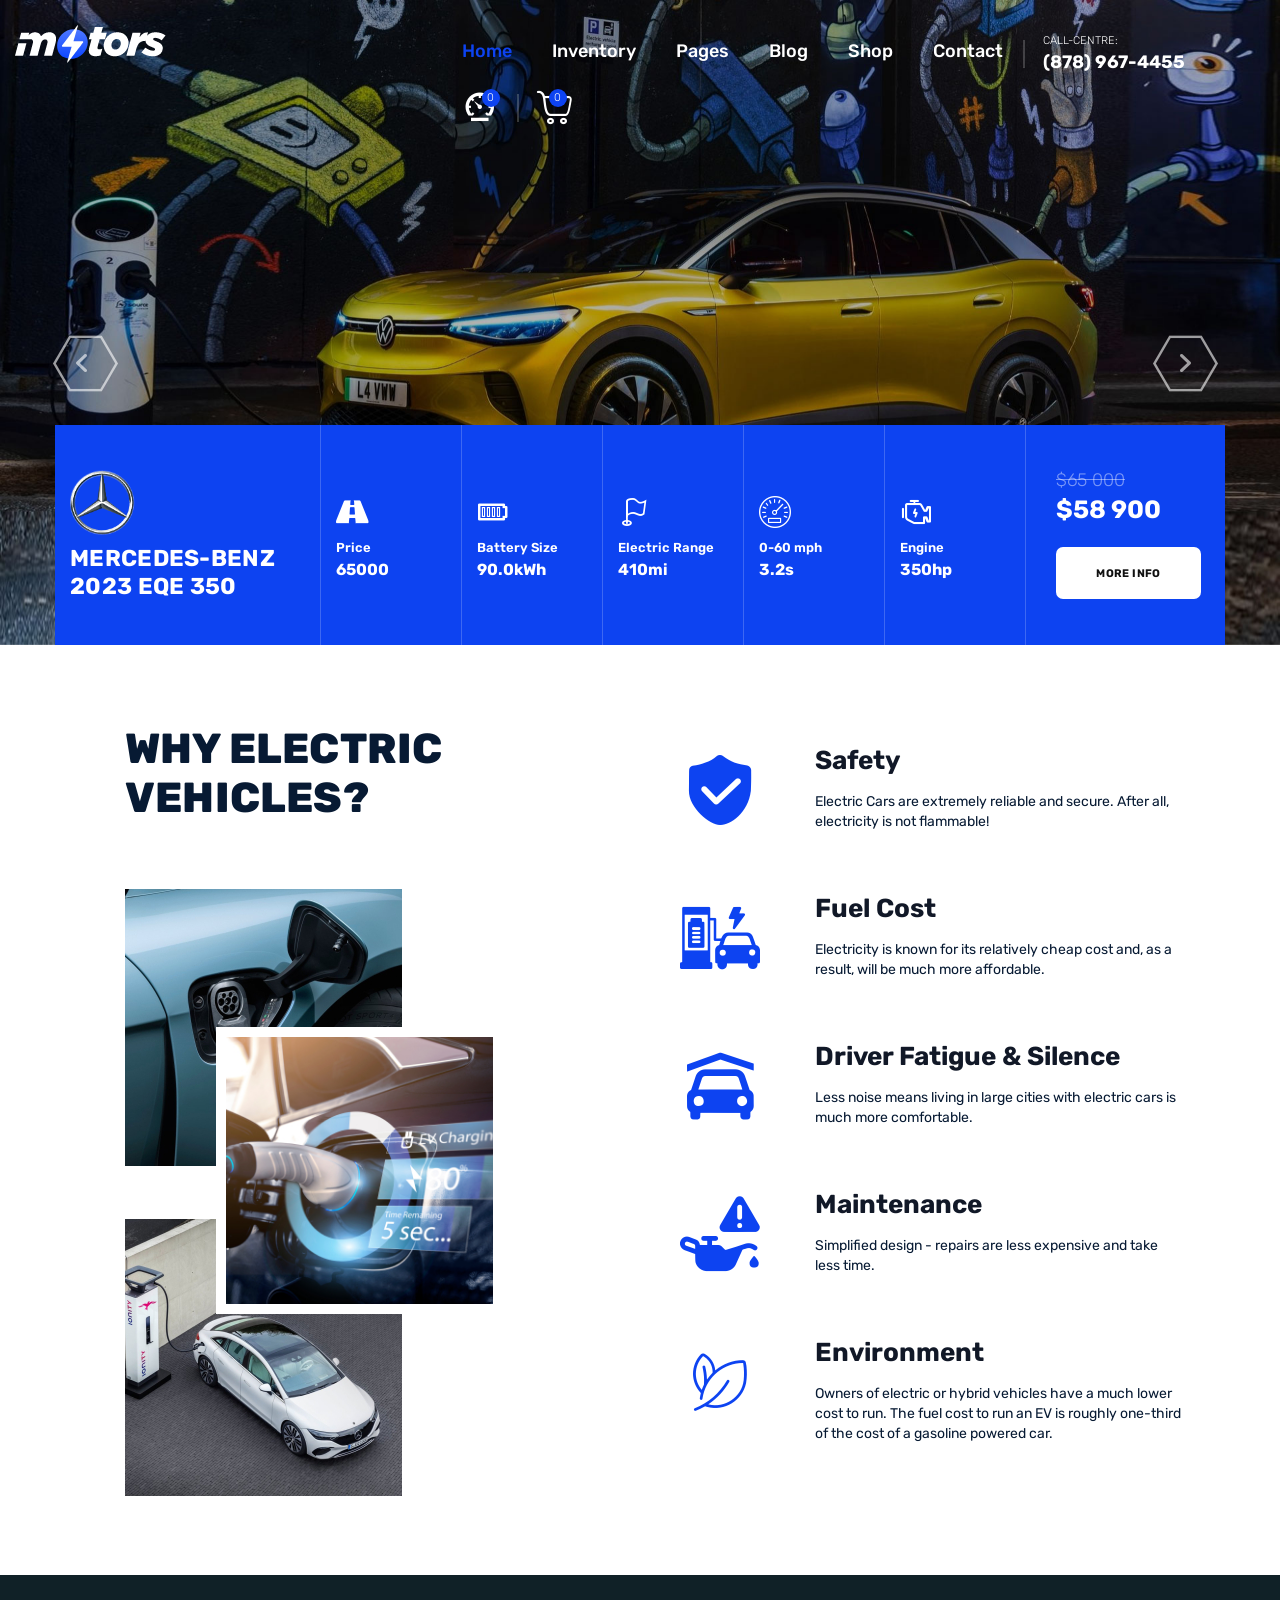
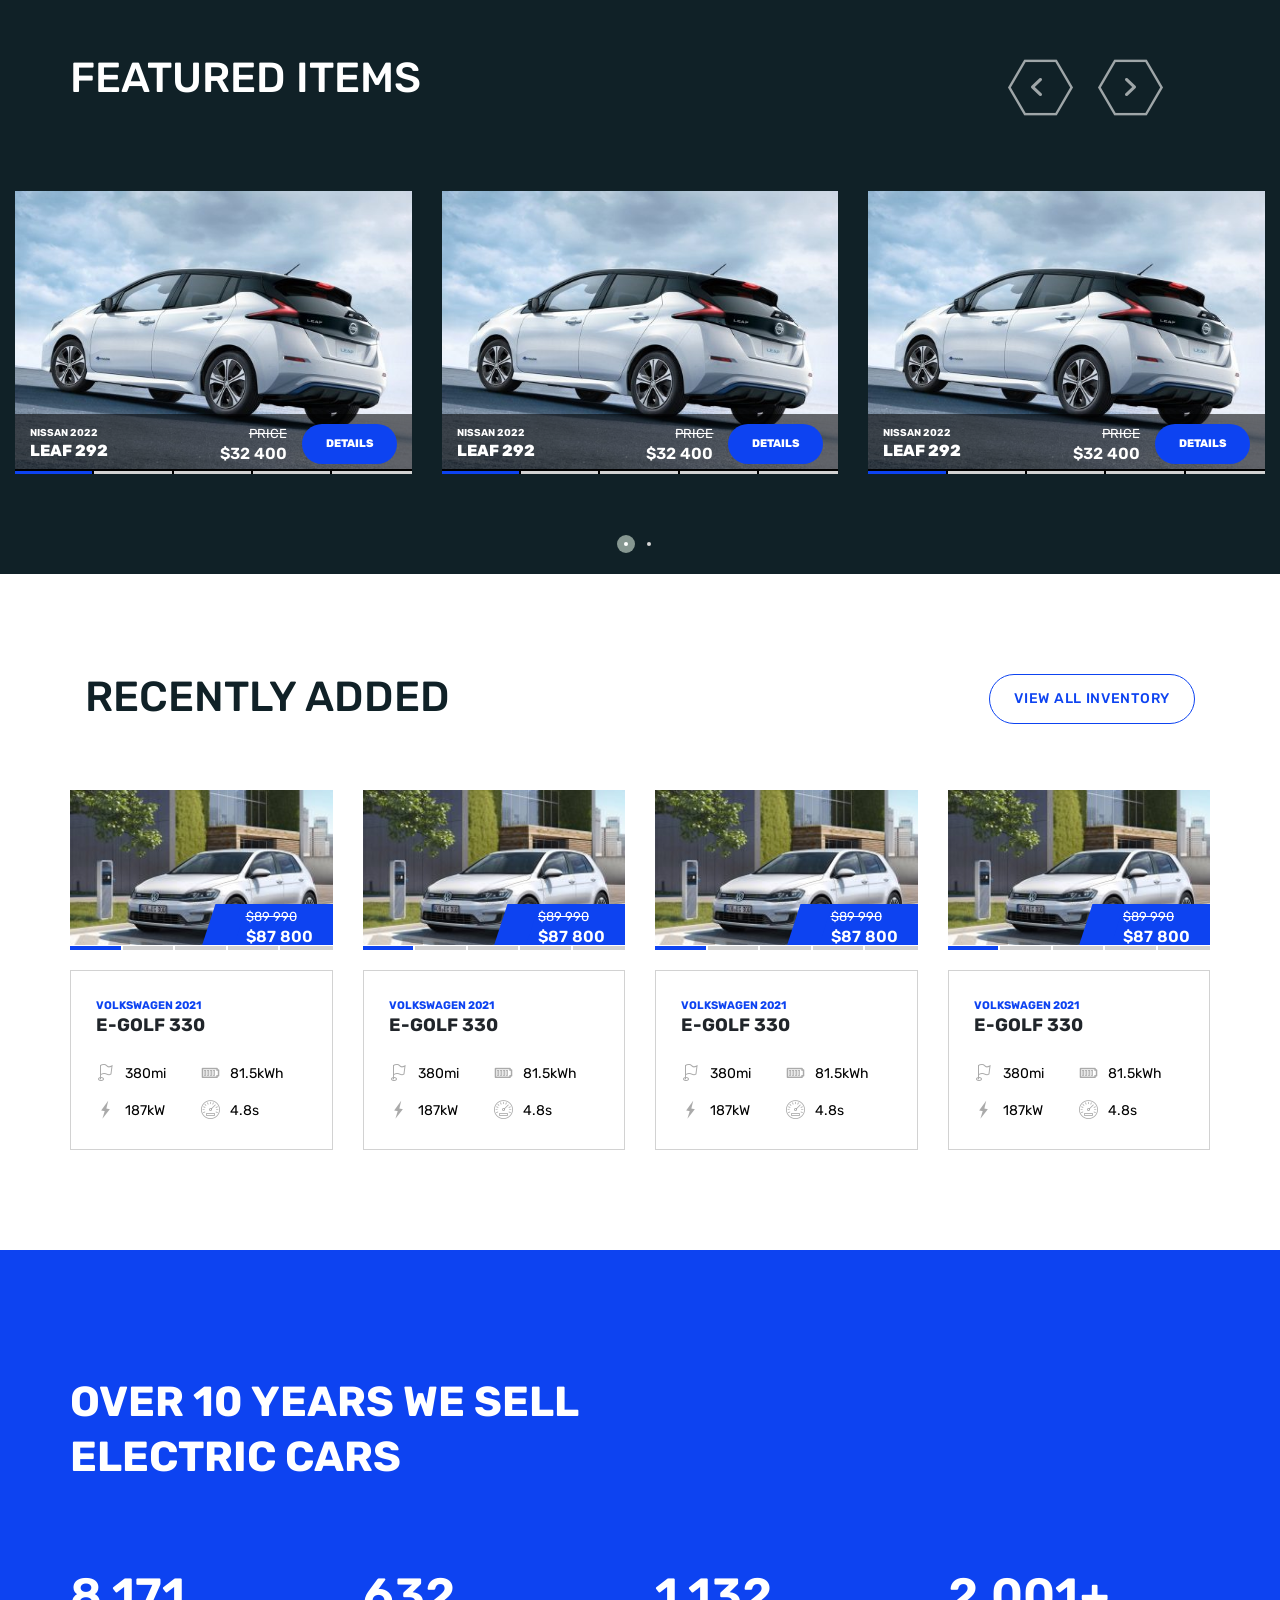
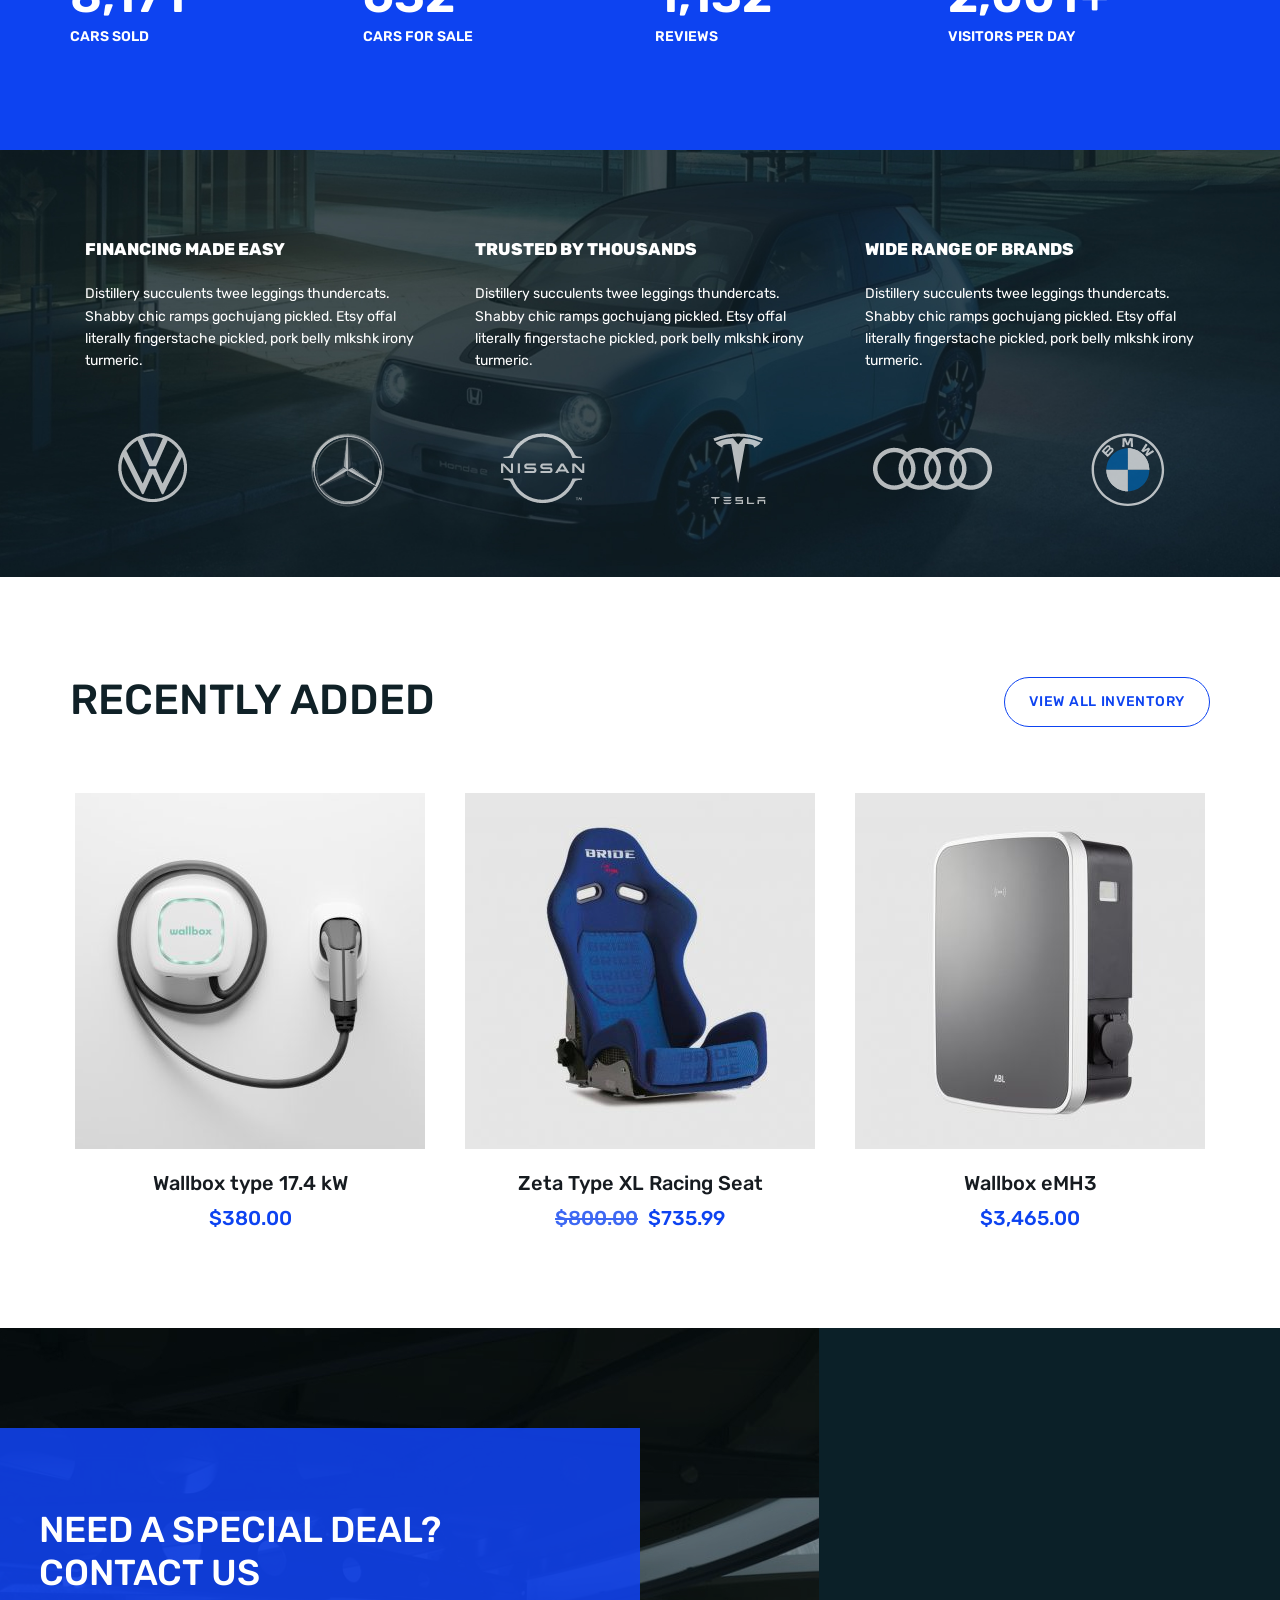
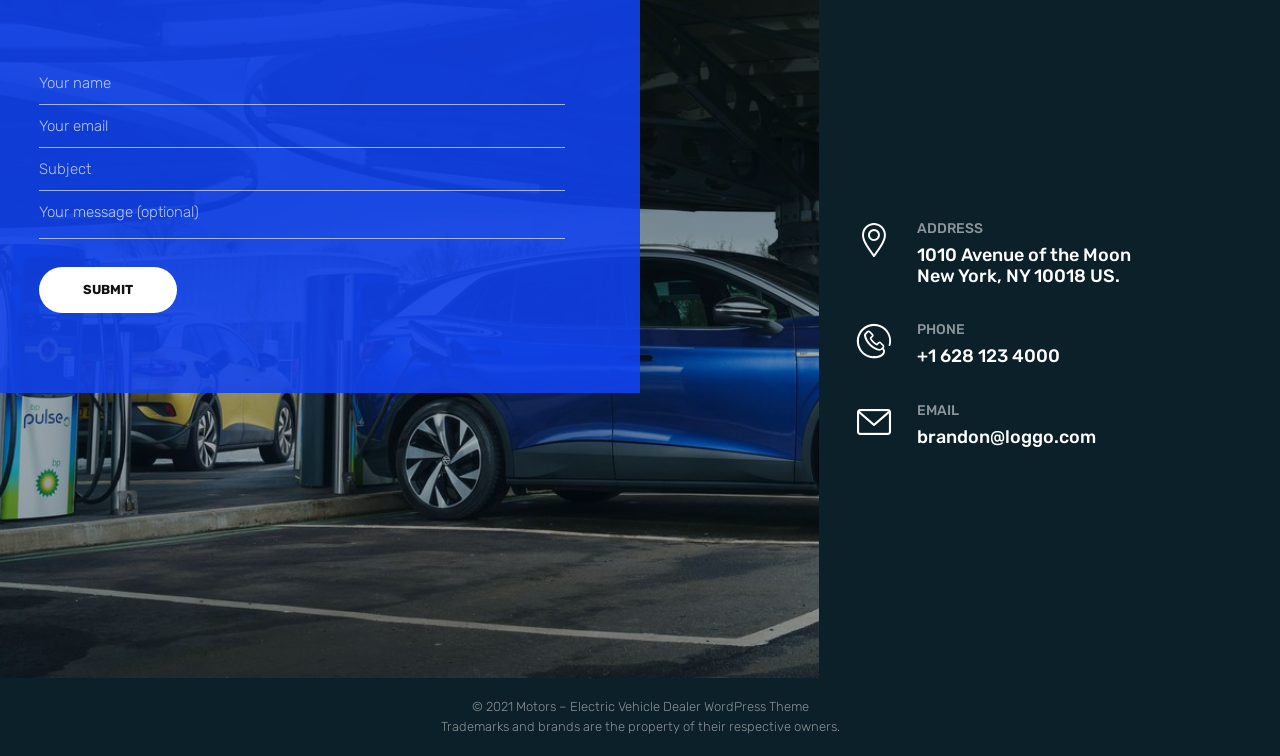
<file: index.html>
<!DOCTYPE html>
<html lang="en">

<head>
    <meta charset="UTF-8">
    <meta http-equiv="X-UA-Compatible" content="IE=edge">
    <meta name="viewport" content="width=device-width, initial-scale=1.0">
    <title>Motors Thảo</title>
    <link rel="preconnect" href="https://fonts.googleapis.com">
    <link rel="preconnect" href="https://fonts.gstatic.com" crossorigin>
    <link href="https://fonts.googleapis.com/css2?family=Rubik:ital,wght@0,300..900;1,300..900&display=swap" rel="stylesheet">
    <link href="css/main.css" rel="stylesheet" />
</head>

<body>
    <header class="header">
        <div class="menu_mb visible-xs visible-sm">
            <button class="nav-toggle">
                <span></span>
            </button>
            <a href="" class="logo_mb">
                <img class="img_logo_mb" src="img/logo-mt.png" alt="" />
            </a>   
        </div>
        <!-- /menu_mb --> 
        <div class="menu_header"> 
            <div class="header-center">
                <div class="container-fluid"> 
                    <div class="row">
                        <div class="col-lg-4 col-md-2 hidden-sm hidden-xs">
                            <a href="" class="logo_pc">
                                <img src="img/logo-mt.png " alt="" />
                            </a>
                        </div>
                        <div class="col-lg-8 col-md-10 hindden-sm col-xs-9">
                            <div class="menu_main">
                                <nav class="nav is-fixed">
                                    <div class="nav-container">
                                        <ul class="nav-menu menu clearfix"> 
                                            <li class="menu-item is-active">
                                                <a href="#" class="menu-link">Home</a> 
                                            </li>
                                            <li class="menu-item">
                                                <a href="about.html" class="menu-link">Inventory</a>
                                            </li>
                                            <li class="menu-item has-dropdown">
                                                <a href="product-list.html" class="menu-link">Pages</a>
                                                <ul class="nav-dropdown menu">
                                                    <li class="menu-item">
                                                        <a href="product-detail.html" class="menu-link">IBCs</a>
                                                    </li>
                                                    <li class="menu-item">
                                                        <a href="#" class="menu-link">sản phẩm 2</a>
                                                    </li>
                                                    <li class="menu-item">
                                                        <a href="#" class="menu-link">sản phẩm 3</a>
                                                    </li>
                                                    <li class="menu-item">
                                                        <a href="#" class="menu-link">sản phẩm 4</a>
                                                    </li>
                                                </ul>
                                            </li>
                                            <li class="menu-item">
                                                <a href="partner.html" class="menu-link">Blog</a> 
                                            </li>
                                            <li class="menu-item has-dropdown">
                                                <a href="list-news.html" class="menu-link">Shop</a>
                                                <ul class="nav-dropdown menu">
                                                    <li class="menu-item">
                                                        <a href="detail-news.html" class="menu-link">Tin tức 1</a>
                                                    </li>
                                                </ul>
                                            </li>
                                            <li class="menu-item ">
                                                <a href="contact-us.html" class="menu-link">Contact</a>
                                            </li> 
                                            <li class="menu-item phone-header hidden-sm hidden-xs">
                                                <p>Call-centre:</p>
                                                <b>(878) 967-4455</b>
                                            </li>
                                            <li class="menu-item speed-header hidden-sm hidden-xs">
                                                <a href=""><i class="icon-md-speedometer-2"></i></a>
                                                <span class="number-icon">0</span>
                                            </li>
                                            <li class="menu-item cart-header hidden-sm hidden-xs"> 
                                                <a href=""><i class="icon-shopping-17"></i></a>
                                                <span class="number-icon">0</span>
                                            </li>
                                        </ul>
                                    </div>
                                </nav>
                            </div>
                            <!-- menu main -->
                        </div> 
                    </div>
                </div>
            </div>
        </div>
        <!--slide-->
    </header>
    <!-- end header --> 
    <div id="box-slider">
        <div class="slider owl-carousel owl-theme">
            <div class="item">
                <a href=""><img class="w_100" src="img/slider-mt-1.jpg" alt=""></a> 
            </div>
            <div class="item">
                <a href=""><img class="w_100" src="img/slider-mt-2.jpg" alt=""></a> 
            </div> 
            <div class="item">
                <a href=""><img class="w_100" src="img/slider-mt-3.jpg" alt=""></a>  
            </div> 
        </div>
        <div class="car-info">
            <div class="container">
                <div class="car-info__inner">

                    <!-- Car -->
                    <div class="car-info__car">
                        <div class="car-info__logo">
                            <img src="img/mb-logo.png" alt="Mercedes-Benz">
                        </div>

                        <div class="car-info__name">
                            <strong>MERCEDES-BENZ</strong>
                            <span>2023 EQE 350</span>
                        </div>
                    </div>

                    <!-- Price -->
                    <div class="car-info__item">
                        <div class="car-info__icon">
                             <i class="icon-road-7"></i>
                        </div>

                        <div class="car-info__content">
                            <span class="car-info__label">Price</span>
                            <strong>65000</strong>
                        </div>
                    </div>

                    <!-- Battery -->
                    <div class="car-info__item">
                        <div class="car-info__icon">
                           <i class="icon-battery-126"></i>
                        </div>

                        <div class="car-info__content">
                            <span class="car-info__label">Battery Size</span>
                            <strong>90.0kWh</strong>
                        </div>
                    </div>

                    <!-- Range -->
                    <div class="car-info__item">
                        <div class="car-info__icon">
                            <i class="icon-flag-43"></i> 
                        </div>

                        <div class="car-info__content">
                            <span class="car-info__label">Electric Range</span>
                            <strong>410mi</strong>
                        </div>
                    </div>

                    <!-- Speed -->
                    <div class="car-info__item">
                        <div class="car-info__icon">
                            <i class=" icon-dashboard-speed-streamline"></i>  
                        </div>

                        <div class="car-info__content">
                            <span class="car-info__label">0-60 mph</span>
                            <strong>3.2s</strong>
                        </div>
                    </div>

                    <!-- Engine -->
                    <div class="car-info__item">
                        <div class="car-info__icon"> 
                            <i class="icon-engine-displacement"></i>  
                        </div>

                        <div class="car-info__content">
                            <span class="car-info__label">Engine</span>
                            <strong>350hp</strong>
                        </div>
                    </div>

                    <!-- Button -->
                    <div class="car-info__action">
                        <div class="car-info__old-price">$65 000</div>
                        <div class="car-info__price">$58 900</div>

                        <a href="#" class="btn car-info__btn">
                            MORE INFO
                        </a>
                    </div>

                </div>
            </div>
        </div>
    </div>
    <!-- end slider -->  
    <section class="ev-why">
        <div class="container">
            <div class="row"> 
                <!-- LEFT -->
                <div class="col-md-6 col-sm-6">
                    <div class="ev-why__left">

                        <h2 class="ev-why__title">
                            WHY ELECTRIC<br>
                            VEHICLES?
                        </h2> 
                        <div class="ev-why__gallery">

                            <div class="ev-why__image ev-why__image--top">
                                <img src="img/collage-1.jpg" alt="Electric vehicle charging">
                            </div>

                            <div class="ev-why__image ev-why__image--middle">
                                <img src="img/collage-2.jpg" alt="Electric vehicle battery">
                            </div>

                            <div class="ev-why__image ev-why__image--bottom">
                                <img src="img/collage-3.jpg" alt="Electric car">
                            </div>

                        </div>

                    </div>
                </div>


                <!-- RIGHT -->
                <div class="col-md-6 col-sm-6">
                    <div class="ev-why__features"> 
                        <!-- Safety -->
                        <div class="ev-feature">
                            <div class="ev-feature__icon">
                                <i class="icon-verification-code-selected"></i>
                            </div>

                            <div class="ev-feature__content">
                                <h3>Safety</h3> 
                                <p>
                                    Electric Cars are extremely reliable and secure.
                                    After all, electricity is not flammable!
                                </p>
                            </div>
                        </div>


                        <!-- Fuel Cost -->
                        <div class="ev-feature">
                            <div class="ev-feature__icon">
                                <i class="icon-charging-station"></i>
                            </div>

                            <div class="ev-feature__content">
                                <h3>Fuel Cost</h3> 
                                <p>
                                    Electricity is known for its relatively cheap cost
                                    and, as a result, will be much more affordable.
                                </p>
                            </div>
                        </div>


                        <!-- Driver Fatigue -->
                        <div class="ev-feature">
                            <div class="ev-feature__icon">
                                <i class="icon-garage-car"></i>
                            </div>

                            <div class="ev-feature__content">
                                <h3>Driver Fatigue &amp; Silence</h3> 
                                <p>
                                    Less noise means living in large cities with electric
                                    cars is much more comfortable.
                                </p>
                            </div>
                        </div>


                        <!-- Maintenance -->
                        <div class="ev-feature">
                            <div class="ev-feature__icon">
                                <i class="icon-oil-indicator"></i>
                            </div>

                            <div class="ev-feature__content">
                                <h3>Maintenance</h3> 
                                <p>
                                    Simplified design - repairs are less expensive
                                    and take less time.
                                </p>
                            </div>
                        </div>


                        <!-- Environment -->
                        <div class="ev-feature">
                            <div class="ev-feature__icon">
                                <i class="icon-leaves"></i>
                            </div> 
                            <div class="ev-feature__content">
                                <h3>Environment</h3> 
                                <p>
                                    Owners of electric or hybrid vehicles have a much
                                    lower cost to run. The fuel cost to run an EV is
                                    roughly one-third of the cost of a gasoline powered car.
                                </p>
                            </div>
                        </div>

                    </div>
                </div>

            </div>
        </div>
    </section>
    <!-- end ev-why -->  
    <!-- Featured -->  
    <section id="Featured">
        <div class="container">
            <h2 class="title-home">FEATURED ITEMS</h2>
        </div>
        <div class="container-fluid">
            <div class="slider-car-card owl-carousel owl-theme">
                <div class="item"> 
                    <div class="car-card"> 
                        <!-- IMAGE -->
                        <div class="car-card__media"> 
                            <img
                                class="car-card__image"
                                src="img/car-01.jpg"
                                alt="Nissan Leaf 292"
                            > 
                            <!-- INFO -->
                            <div class="car-card__info"> 
                                <div class="car-card__name">
                                    <span>NISSAN 2022</span>
                                    <strong>LEAF 292</strong>
                                </div> 
                                <div class="car-card__price">
                                    <span>PRICE</span>
                                    <strong>$32 400</strong>
                                </div> 
                                <a href="#" class="car-card__button">
                                    DETAILS
                                </a> 
                            </div> 
                        </div> 
                        <!-- 5 IMAGE BARS -->
                        <div class="car-card__bars"> 
                            <span
                                class="car-card__bar active"
                                data-image="img/car-01.jpg"
                            ><span class="icon_bar"></span></span>

                            <span
                                class="car-card__bar"
                                data-image="img/car-02.jpg"
                            ><span class="icon_bar"></span></span>

                            <span
                                class="car-card__bar"
                                data-image="img/car-03.jpg"
                            ><span class="icon_bar"></span></span>

                            <span
                                class="car-card__bar"
                                data-image="img/car-04.jpg"
                            ><span class="icon_bar"></span></span>

                            <span
                                class="car-card__bar"
                                data-image="img/car-05.jpg"
                            ><span class="icon_bar"></span></span>

                        </div> 
                    </div>  
                </div>
                <div class="item">
                    <div class="car-card"> 
                        <!-- IMAGE -->
                        <div class="car-card__media"> 
                            <img
                                class="car-card__image"
                                src="img/car-01.jpg"
                                alt="Nissan Leaf 292"
                            > 
                            <!-- INFO -->
                            <div class="car-card__info"> 
                                <div class="car-card__name">
                                    <span>NISSAN 2022</span>
                                    <strong>LEAF 292</strong>
                                </div> 
                                <div class="car-card__price">
                                    <span>PRICE</span>
                                    <strong>$32 400</strong>
                                </div> 
                                <a href="#" class="car-card__button">
                                    DETAILS
                                </a> 
                            </div> 
                        </div> 
                        <!-- 5 IMAGE BARS -->
                        <div class="car-card__bars"> 
                            <span
                                class="car-card__bar active"
                                data-image="img/car-01.jpg"
                            ><span class="icon_bar"></span></span>

                            <span
                                class="car-card__bar"
                                data-image="img/car-02.jpg"
                            ><span class="icon_bar"></span></span>

                            <span
                                class="car-card__bar"
                                data-image="img/car-03.jpg"
                            ><span class="icon_bar"></span></span>

                            <span
                                class="car-card__bar"
                                data-image="img/car-04.jpg"
                            ><span class="icon_bar"></span></span>

                            <span
                                class="car-card__bar"
                                data-image="img/car-05.jpg"
                            ><span class="icon_bar"></span></span>

                        </div> 
                    </div>
                </div> 
                <div class="item">
                    <div class="car-card"> 
                        <!-- IMAGE -->
                        <div class="car-card__media"> 
                            <img
                                class="car-card__image"
                                src="img/car-01.jpg"
                                alt="Nissan Leaf 292"
                            > 
                            <!-- INFO -->
                            <div class="car-card__info"> 
                                <div class="car-card__name">
                                    <span>NISSAN 2022</span>
                                    <strong>LEAF 292</strong>
                                </div> 
                                <div class="car-card__price">
                                    <span>PRICE</span>
                                    <strong>$32 400</strong>
                                </div> 
                                <a href="#" class="car-card__button">
                                    DETAILS
                                </a> 
                            </div> 
                        </div> 
                        <!-- 5 IMAGE BARS -->
                        <div class="car-card__bars"> 
                            <span
                                class="car-card__bar active"
                                data-image="img/car-01.jpg"
                            ><span class="icon_bar"></span></span>

                            <span
                                class="car-card__bar"
                                data-image="img/car-02.jpg"
                            ><span class="icon_bar"></span></span>

                            <span
                                class="car-card__bar"
                                data-image="img/car-03.jpg"
                            ><span class="icon_bar"></span></span>

                            <span
                                class="car-card__bar"
                                data-image="img/car-04.jpg"
                            ><span class="icon_bar"></span></span>

                            <span
                                class="car-card__bar"
                                data-image="img/car-05.jpg"
                            ><span class="icon_bar"></span></span>

                        </div> 
                    </div>
                </div>
                <div class="item">
                    <div class="car-card"> 
                        <!-- IMAGE -->
                        <div class="car-card__media"> 
                            <img
                                class="car-card__image"
                                src="img/car-01.jpg"
                                alt="Nissan Leaf 292"
                            > 
                            <!-- INFO -->
                            <div class="car-card__info"> 
                                <div class="car-card__name">
                                    <span>NISSAN 2022</span>
                                    <strong>LEAF 292</strong>
                                </div> 
                                <div class="car-card__price">
                                    <span>PRICE</span>
                                    <strong>$32 400</strong>
                                </div> 
                                <a href="#" class="car-card__button">
                                    DETAILS
                                </a> 
                            </div> 
                        </div> 
                        <!-- 5 IMAGE BARS -->
                        <div class="car-card__bars"> 
                            <span
                                class="car-card__bar active"
                                data-image="img/car-01.jpg"
                            ><span class="icon_bar"></span></span>

                            <span
                                class="car-card__bar"
                                data-image="img/car-02.jpg"
                            ><span class="icon_bar"></span></span>

                            <span
                                class="car-card__bar"
                                data-image="img/car-03.jpg"
                            ><span class="icon_bar"></span></span>

                            <span
                                class="car-card__bar"
                                data-image="img/car-04.jpg"
                            ><span class="icon_bar"></span></span>

                            <span
                                class="car-card__bar"
                                data-image="img/car-05.jpg"
                            ><span class="icon_bar"></span></span>

                        </div> 
                    </div>
                </div> 
                <div class="item">
                    <div class="car-card"> 
                        <!-- IMAGE -->
                        <div class="car-card__media"> 
                            <img
                                class="car-card__image"
                                src="img/car-01.jpg"
                                alt="Nissan Leaf 292"
                            > 
                            <!-- INFO -->
                            <div class="car-card__info"> 
                                <div class="car-card__name">
                                    <span>NISSAN 2022</span>
                                    <strong>LEAF 292</strong>
                                </div> 
                                <div class="car-card__price">
                                    <span>PRICE</span>
                                    <strong>$32 400</strong>
                                </div> 
                                <a href="#" class="car-card__button">
                                    DETAILS
                                </a> 
                            </div> 
                        </div> 
                        <!-- 5 IMAGE BARS -->
                        <div class="car-card__bars"> 
                            <span
                                class="car-card__bar active"
                                data-image="img/car-01.jpg"
                            ><span class="icon_bar"></span></span>

                            <span
                                class="car-card__bar"
                                data-image="img/car-02.jpg"
                            ><span class="icon_bar"></span></span>

                            <span
                                class="car-card__bar"
                                data-image="img/car-03.jpg"
                            ><span class="icon_bar"></span></span>

                            <span
                                class="car-card__bar"
                                data-image="img/car-04.jpg"
                            ><span class="icon_bar"></span></span>

                            <span
                                class="car-card__bar"
                                data-image="img/car-05.jpg"
                            ><span class="icon_bar"></span></span>

                        </div> 
                    </div>
                </div>
                <div class="item">
                    <div class="car-card"> 
                        <!-- IMAGE -->
                        <div class="car-card__media"> 
                            <img
                                class="car-card__image"
                                src="img/car-01.jpg"
                                alt="Nissan Leaf 292"
                            > 
                            <!-- INFO -->
                            <div class="car-card__info"> 
                                <div class="car-card__name">
                                    <span>NISSAN 2022</span>
                                    <strong>LEAF 292</strong>
                                </div> 
                                <div class="car-card__price">
                                    <span>PRICE</span>
                                    <strong>$32 400</strong>
                                </div> 
                                <a href="#" class="car-card__button">
                                    DETAILS
                                </a> 
                            </div> 
                        </div> 
                        <!-- 5 IMAGE BARS -->
                        <div class="car-card__bars"> 
                            <span
                                class="car-card__bar active"
                                data-image="img/car-01.jpg"
                            ><span class="icon_bar"></span></span>

                            <span
                                class="car-card__bar"
                                data-image="img/car-02.jpg"
                            ><span class="icon_bar"></span></span>

                            <span
                                class="car-card__bar"
                                data-image="img/car-03.jpg"
                            ><span class="icon_bar"></span></span>

                            <span
                                class="car-card__bar"
                                data-image="img/car-04.jpg"
                            ><span class="icon_bar"></span></span>

                            <span
                                class="car-card__bar"
                                data-image="img/car-05.jpg"
                            ><span class="icon_bar"></span></span>

                        </div> 
                    </div>
                </div> 
            </div> 
        </div>
    </section> 
    <!-- end Featured --> 
     <!-- Recently-added -->     
    <section id="Recently-added">
        <div class="container"> 
            <div class="col-md-6 col-sm-6">
                <h2 class="title-home">RECENTLY ADDED</h2>
            </div>
            <div class="col-md-6 col-sm-6">
                <div class="all_listings">
                    <a href="" class="view_all_button">View all inventory</a>
                </div>
            </div> 
        </div> 
        <div class="container">
            <div class="row">
                <div class="col-md-3 col-sm-6">
                    <div class="recently_card">
                        <div class="car-card"> 
                            <!-- IMAGE -->
                            <div class="car-card__media"> 
                                <img
                                    class="car-card__image"
                                    src="img/car-06.jpg"
                                    alt="Nissan Leaf 292"
                                > 
                                <!-- INFO -->
                                <div class="car-card__info">  
                                    <div class="car-card__price">
                                        <span>$89 990</span>
                                        <strong>$87 800</strong>
                                    </div>  
                                </div> 
                                <span class="icon-card_img"><i class="icon-speed-12"></i></span> 
                            </div> 
                            <!-- 5 IMAGE BARS -->
                            <div class="car-card__bars"> 
                                <span
                                    class="car-card__bar active"
                                    data-image="img/car-06.jpg"
                                ><span class="icon_bar"></span></span>

                                <span
                                    class="car-card__bar"
                                    data-image="img/car-07.jpg"
                                ><span class="icon_bar"></span></span>

                                <span
                                    class="car-card__bar"
                                    data-image="img/car-08.jpg"
                                ><span class="icon_bar"></span></span>

                                <span
                                    class="car-card__bar"
                                    data-image="img/car-09.jpg"
                                ><span class="icon_bar"></span></span>

                                <span
                                    class="car-card__bar"
                                    data-image="img/car-10.jpg"
                                ><span class="icon_bar"></span></span>

                            </div> 
                        </div>
                        <div class="car-spec-card"> 
                            <div class="car-spec-card__heading">
                                <a href="">VOLKSWAGEN 2021</a> 
                                <h3><a href="">e-Golf 330</a></h3>
                            </div>

                            <div class="car-spec-card__specs">

                                <div class="car-spec-card__spec">
                                    <i class="icon-flag-43"></i>
                                    <span>380mi</span>
                                </div>

                                <div class="car-spec-card__spec">
                                    <i class="icon-battery-126"></i>
                                    <span>81.5kWh</span>
                                </div>

                                <div class="car-spec-card__spec">
                                    <i class="icon-bolt"></i>
                                    <span>187kW</span>
                                </div>

                                <div class="car-spec-card__spec">
                                    <i class="icon-dashboard-speed-streamline"></i>
                                    <span>4.8s</span>
                                </div> 
                            </div> 
                        </div>
                    </div> 
                </div>  
                <div class="col-md-3 col-sm-6">
                    <div class="recently_card">
                        <div class="car-card"> 
                            <!-- IMAGE -->
                            <div class="car-card__media"> 
                                <img
                                    class="car-card__image"
                                    src="img/car-06.jpg"
                                    alt="Nissan Leaf 292"
                                > 
                                <!-- INFO -->
                                <div class="car-card__info">  
                                    <div class="car-card__price">
                                        <span>$89 990</span>
                                        <strong>$87 800</strong>
                                    </div>  
                                </div> 
                                <span class="icon-card_img"><i class="icon-speed-12"></i></span> 
                            </div> 
                            <!-- 5 IMAGE BARS -->
                            <div class="car-card__bars"> 
                                <span
                                    class="car-card__bar active"
                                    data-image="img/car-06.jpg"
                                ><span class="icon_bar"></span></span>

                                <span
                                    class="car-card__bar"
                                    data-image="img/car-07.jpg"
                                ><span class="icon_bar"></span></span>

                                <span
                                    class="car-card__bar"
                                    data-image="img/car-08.jpg"
                                ><span class="icon_bar"></span></span>

                                <span
                                    class="car-card__bar"
                                    data-image="img/car-09.jpg"
                                ><span class="icon_bar"></span></span>

                                <span
                                    class="car-card__bar"
                                    data-image="img/car-10.jpg"
                                ><span class="icon_bar"></span></span>

                            </div> 
                        </div>
                        <div class="car-spec-card"> 
                            <div class="car-spec-card__heading">
                                <a href="">VOLKSWAGEN 2021</a> 
                                <h3><a href="">e-Golf 330</a></h3>
                            </div>

                            <div class="car-spec-card__specs">

                                <div class="car-spec-card__spec">
                                    <i class="icon-flag-43"></i>
                                    <span>380mi</span>
                                </div>

                                <div class="car-spec-card__spec">
                                    <i class="icon-battery-126"></i>
                                    <span>81.5kWh</span>
                                </div>

                                <div class="car-spec-card__spec">
                                    <i class="icon-bolt"></i>
                                    <span>187kW</span>
                                </div>

                                <div class="car-spec-card__spec">
                                    <i class="icon-dashboard-speed-streamline"></i>
                                    <span>4.8s</span>
                                </div> 
                            </div> 
                        </div>
                    </div> 
                </div>
                <div class="col-md-3 col-sm-6">
                    <div class="recently_card">
                        <div class="car-card"> 
                            <!-- IMAGE -->
                            <div class="car-card__media"> 
                                <img
                                    class="car-card__image"
                                    src="img/car-06.jpg"
                                    alt="Nissan Leaf 292"
                                > 
                                <!-- INFO -->
                                <div class="car-card__info">  
                                    <div class="car-card__price">
                                        <span>$89 990</span>
                                        <strong>$87 800</strong>
                                    </div>  
                                </div> 
                                <span class="icon-card_img"><i class="icon-speed-12"></i></span> 
                            </div> 
                            <!-- 5 IMAGE BARS -->
                            <div class="car-card__bars"> 
                                <span
                                    class="car-card__bar active"
                                    data-image="img/car-06.jpg"
                                ><span class="icon_bar"></span></span>

                                <span
                                    class="car-card__bar"
                                    data-image="img/car-07.jpg"
                                ><span class="icon_bar"></span></span>

                                <span
                                    class="car-card__bar"
                                    data-image="img/car-08.jpg"
                                ><span class="icon_bar"></span></span>

                                <span
                                    class="car-card__bar"
                                    data-image="img/car-09.jpg"
                                ><span class="icon_bar"></span></span>

                                <span
                                    class="car-card__bar"
                                    data-image="img/car-10.jpg"
                                ><span class="icon_bar"></span></span>

                            </div> 
                        </div>
                        <div class="car-spec-card"> 
                            <div class="car-spec-card__heading">
                                <a href="">VOLKSWAGEN 2021</a> 
                                <h3><a href="">e-Golf 330</a></h3>
                            </div>

                            <div class="car-spec-card__specs">

                                <div class="car-spec-card__spec">
                                    <i class="icon-flag-43"></i>
                                    <span>380mi</span>
                                </div>

                                <div class="car-spec-card__spec">
                                    <i class="icon-battery-126"></i>
                                    <span>81.5kWh</span>
                                </div>

                                <div class="car-spec-card__spec">
                                    <i class="icon-bolt"></i>
                                    <span>187kW</span>
                                </div>

                                <div class="car-spec-card__spec">
                                    <i class="icon-dashboard-speed-streamline"></i>
                                    <span>4.8s</span>
                                </div> 
                            </div> 
                        </div>
                    </div> 
                </div>
                <div class="col-md-3 col-sm-6">
                    <div class="recently_card">
                        <div class="car-card"> 
                            <!-- IMAGE -->
                            <div class="car-card__media"> 
                                <img
                                    class="car-card__image"
                                    src="img/car-06.jpg"
                                    alt="Nissan Leaf 292"
                                > 
                                <!-- INFO -->
                                <div class="car-card__info">  
                                    <div class="car-card__price">
                                        <span>$89 990</span>
                                        <strong>$87 800</strong>
                                    </div>  
                                </div> 
                                <span class="icon-card_img"><i class="icon-speed-12"></i></span> 
                            </div> 
                            <!-- 5 IMAGE BARS -->
                            <div class="car-card__bars"> 
                                <span
                                    class="car-card__bar active"
                                    data-image="img/car-06.jpg"
                                ><span class="icon_bar"></span></span>

                                <span
                                    class="car-card__bar"
                                    data-image="img/car-07.jpg"
                                ><span class="icon_bar"></span></span>

                                <span
                                    class="car-card__bar"
                                    data-image="img/car-08.jpg"
                                ><span class="icon_bar"></span></span>

                                <span
                                    class="car-card__bar"
                                    data-image="img/car-09.jpg"
                                ><span class="icon_bar"></span></span>

                                <span
                                    class="car-card__bar"
                                    data-image="img/car-10.jpg"
                                ><span class="icon_bar"></span></span>

                            </div> 
                        </div>
                        <div class="car-spec-card"> 
                            <div class="car-spec-card__heading">
                                <a href="">VOLKSWAGEN 2021</a> 
                                <h3><a href="">e-Golf 330</a></h3>
                            </div>

                            <div class="car-spec-card__specs">

                                <div class="car-spec-card__spec">
                                    <i class="icon-flag-43"></i>
                                    <span>380mi</span>
                                </div>

                                <div class="car-spec-card__spec">
                                    <i class="icon-battery-126"></i>
                                    <span>81.5kWh</span>
                                </div>

                                <div class="car-spec-card__spec">
                                    <i class="icon-bolt"></i>
                                    <span>187kW</span>
                                </div>

                                <div class="car-spec-card__spec">
                                    <i class="icon-dashboard-speed-streamline"></i>
                                    <span>4.8s</span>
                                </div> 
                            </div> 
                        </div>
                    </div> 
                </div> 
            </div>
        </div>
    </section> 
    <!-- end Recently-added -->    

    <!-- company-stats -->    
    <section class="company-stats" id="company-stats"> 
        <div class="container"> 
            <div class="company-stats__title">
                OVER 10 YEARS WE SELL<br>
                ELECTRIC CARS
            </div> 
            <div class="row company-stats__list">

                <!-- Cars Sold -->
                <div class="col-sm-3">
                    <div class="company-stat">

                        <div class="company-stat__number">
                            <span class="counter" data-target="15514">0</span>
                        </div>

                        <div class="company-stat__label">
                            CARS SOLD
                        </div>

                    </div>
                </div>


                <!-- Cars For Sale -->
                <div class="col-sm-3">
                    <div class="company-stat">

                        <div class="company-stat__number">
                            <span class="counter" data-target="1201">0</span>
                        </div>

                        <div class="company-stat__label">
                            CARS FOR SALE
                        </div>

                    </div>
                </div>


                <!-- Reviews -->
                <div class="col-sm-3">
                    <div class="company-stat">

                        <div class="company-stat__number">
                            <span class="counter" data-target="2150">0</span>
                        </div>

                        <div class="company-stat__label">
                            REVIEWS
                        </div>

                    </div>
                </div>


                <!-- Visitors -->
                <div class="col-sm-3">
                    <div class="company-stat">

                        <div class="company-stat__number">
                            <span class="counter" data-target="3800">0</span><span class="plus">+</span>
                        </div>

                        <div class="company-stat__label">
                            VISITORS PER DAY
                        </div>

                    </div>
                </div>

            </div>

        </div>

    </section>
    <!-- end company-stats -->   

    <!-- features-banner -->   
    <section class="features-banner"> 
        <div class="container"> 
            <div class="row"> 
                <!-- ITEM 1 -->
                <div class="col-md-4 col-sm-4">
                    <div class="features-banner__item">

                        <h3 class="features-banner__title">
                            FINANCING MADE EASY
                        </h3>

                        <p class="features-banner__text">
                            Distillery succulents twee leggings thundercats.
                            Shabby chic ramps gochujang pickled.
                            Etsy offal literally fingerstache pickled,
                            pork belly mlkshk irony turmeric.
                        </p>

                    </div>
                </div> 

                <!-- ITEM 2 -->
                <div class="col-md-4 col-sm-4">
                    <div class="features-banner__item">

                        <h3 class="features-banner__title">
                            TRUSTED BY THOUSANDS
                        </h3>

                        <p class="features-banner__text">
                            Distillery succulents twee leggings thundercats.
                            Shabby chic ramps gochujang pickled.
                            Etsy offal literally fingerstache pickled,
                            pork belly mlkshk irony turmeric.
                        </p>

                    </div>
                </div>


                <!-- ITEM 3 -->
                <div class="col-md-4 col-sm-4">
                    <div class="features-banner__item">

                        <h3 class="features-banner__title">
                            WIDE RANGE OF BRANDS
                        </h3>

                        <p class="features-banner__text">
                            Distillery succulents twee leggings thundercats.
                            Shabby chic ramps gochujang pickled.
                            Etsy offal literally fingerstache pickled,
                            pork belly mlkshk irony turmeric.
                        </p>

                    </div>
                </div>

                <div class="col-md-12 col-sm-12 col-xs-12">
                    <div class="slider-panner owl-carousel">
                        <div class="item">
                            <img src="img/Path_109.png" alt="">
                        </div>
                        <div class="item">
                            <img src="img/Group_454.png" alt="">
                        </div>
                        <div class="item">
                            <img src="img/nissan-logo-white.png" alt="">
                        </div>
                        <div class="item">
                            <img src="img/Tesla_Motors.png" alt="">
                        </div> 
                        <div class="item">
                            <img src="img/audi@1x.png" alt=""> 
                        </div>
                        <div class="item">
                            <img src="img/BMW-logo-fallback.png" alt="">
                        </div>
                    </div>
                </div>
            </div>

        </div>

    </section> 
    <!-- end features-banner -->   
    <!-- end products -->   
    <section class="products">
        <div class="container">
            <div class="row">
                <div class="col-md-6">
                    <h2 class="title-home">RECENTLY ADDED</h2>
                </div>
                <div class="col-md-6">
                    <div class="all_listings">
                        <a href="" class="view_all_button">View all inventory</a>
                    </div>
                </div>
            </div>  
        </div>
        <div class="container">
            <div class="row"> 
                <div class="col-md-4 col-sm-4">
                    <div class="product">
                        <div class="product-img">
                            <img src="img/product-1.jpg" alt="">
                            <a href="#" class="product-btn">ADD TO CART</a>
                        </div>
                        <h3>Wallbox type 17.4 kW</h3>
                        <div class="price">$380.00</div>
                    </div>
                </div>

                <div class="col-md-4 col-sm-4">
                    <div class="product">
                        <div class="product-img">
                            <img src="img/product-2.jpg" alt="">
                            <a href="#" class="product-btn">ADD TO CART</a>
                        </div>
                        <h3>Zeta Type XL Racing Seat</h3>
                        <div class="price">
                            <del>$800.00</del> $735.99
                        </div>
                    </div>
                </div>

                <div class="col-md-4 col-sm-4">
                    <div class="product">
                        <div class="product-img">
                            <img src="img/product-3.jpg" alt="">
                            <a href="#" class="product-btn">ADD TO CART</a>
                        </div>
                        <h3>Wallbox eMH3</h3>
                        <div class="price">$3,465.00</div>
                    </div>
                </div>

            </div>
        </div>
    </section>
    <!-- end products -->   

    <!-- contact footer -->  
     <footer class="contact">
        <div class="contact-bg"></div>

        <div class="container">
            <div class="contact-form">
                <h2>NEED A SPECIAL DEAL?<br>CONTACT US</h2>

                <form>
                    <input type="text" placeholder="Your name">
                    <input type="email" placeholder="Your email">
                    <input type="text" placeholder="Subject">
                    <textarea placeholder="Your message (optional)"></textarea>
                    <button type="submit">SUBMIT</button>
                </form>
            </div>
        </div>

        <div class="contact-right">
            <div class="contact-map">
                <iframe
                    src="https://www.google.com/maps?q=New%20York%20NY&output=embed"
                    loading="lazy">
                </iframe>
            </div>

            <div class="contact-info">

                <div class="contact-info__item">
                    <i class="icon-location"></i>
                    <div>
                        <label>ADDRESS</label>
                        <strong>1010 Avenue of the Moon<br>New York, NY 10018 US.</strong>
                    </div>
                </div>

                <div class="contact-info__item">
                    <i class="icon-telephone"></i>
                    <div>
                        <label>PHONE</label>
                        <strong>+1 628 123 4000</strong>
                    </div>
                </div>

                <div class="contact-info__item">
                    <i class="icon-envelope"></i>
                    <div>
                        <label>EMAIL</label>
                        <strong>brandon@loggo.com</strong>
                    </div>
                </div> 
            </div>
        </div>
    </footer>
    <!-- end contact footer -->  
    <footer class="footer-2">
        <div class="container">
            <p>© 2021 Motors – Electric Vehicle Dealer WordPress Theme</p>
            <p>Trademarks and brands are the property of their respective owners.</p>
        </div>
    </footer>
</body>
<script type="text/javascript" src="js/jquery-1.11.1.min.js"></script>
<script type="text/javascript" src="js/bootstrap.min.js"></script>
<script type="text/javascript" src="js/owl.carousel.js"></script>
<script type="text/javascript" src="js/wow.min.js"></script>
<script type="text/javascript" src="js/common.js"></script>

</html>
</file>
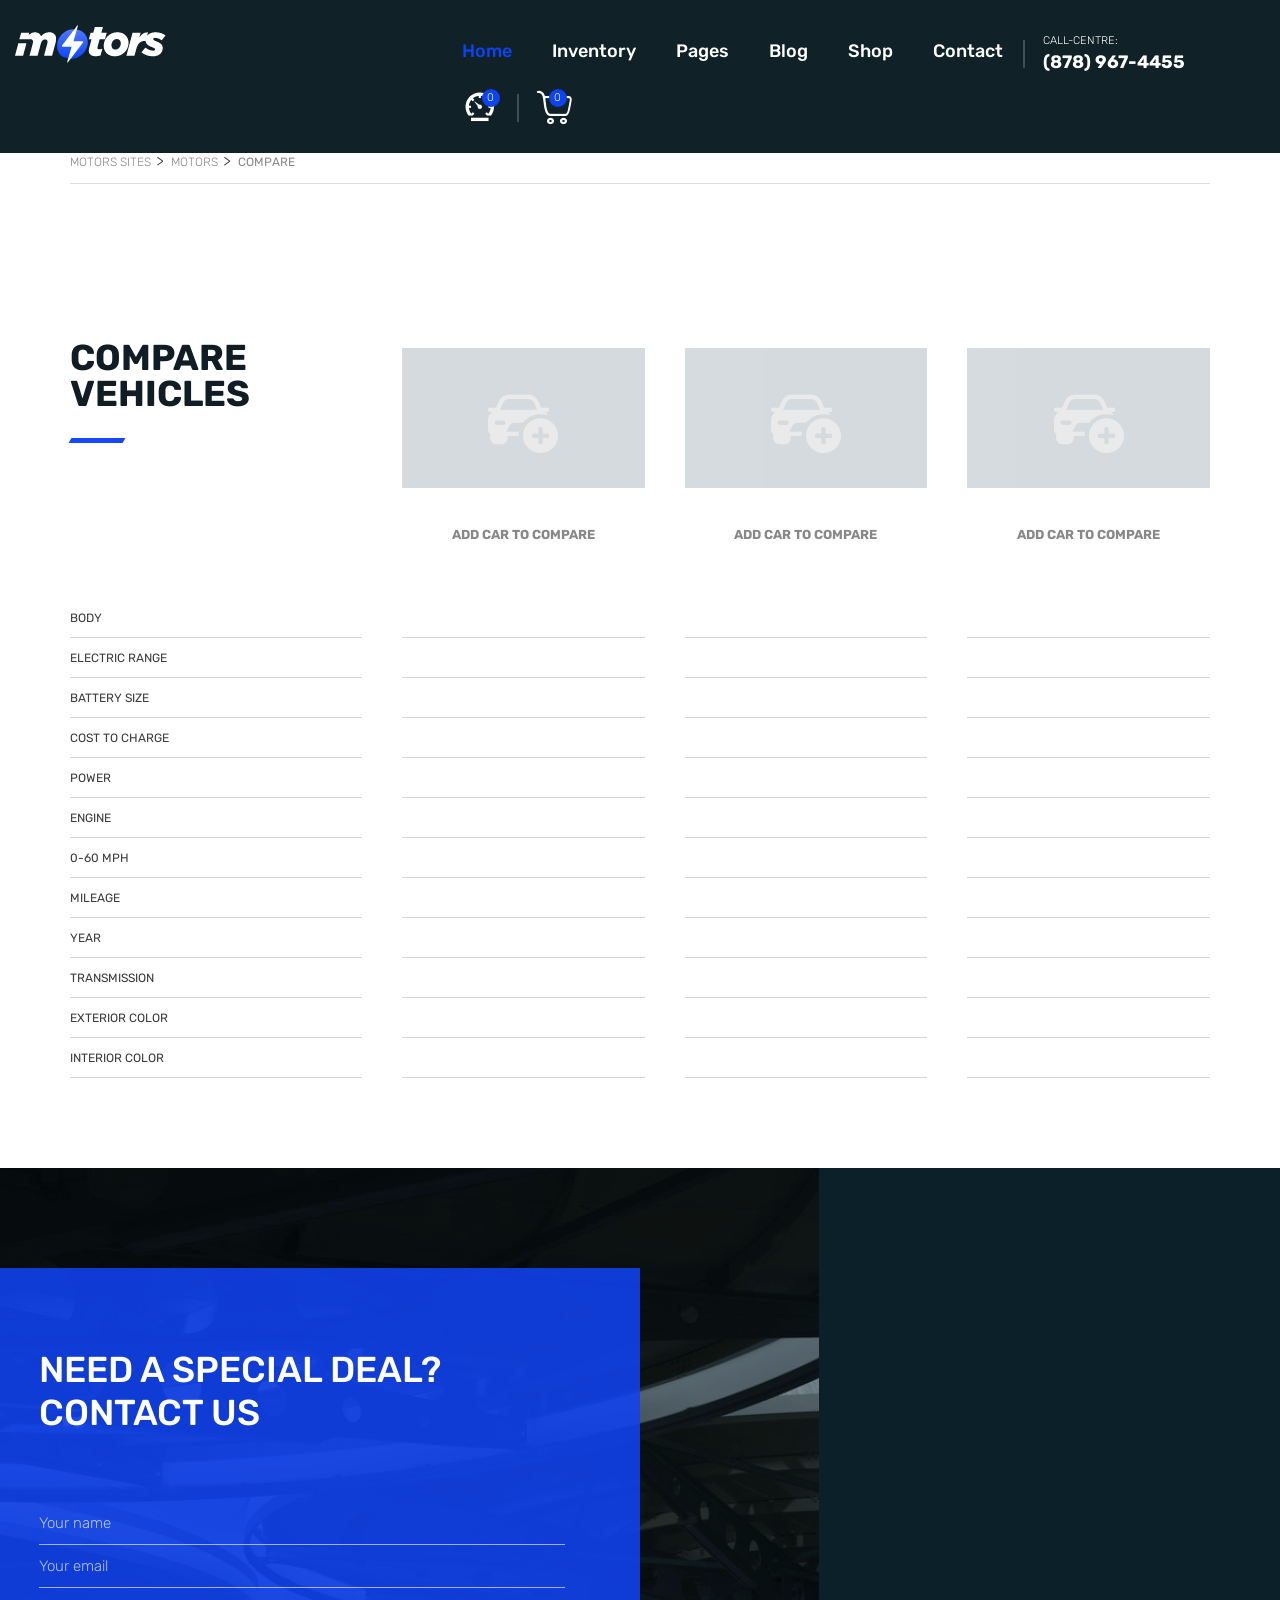
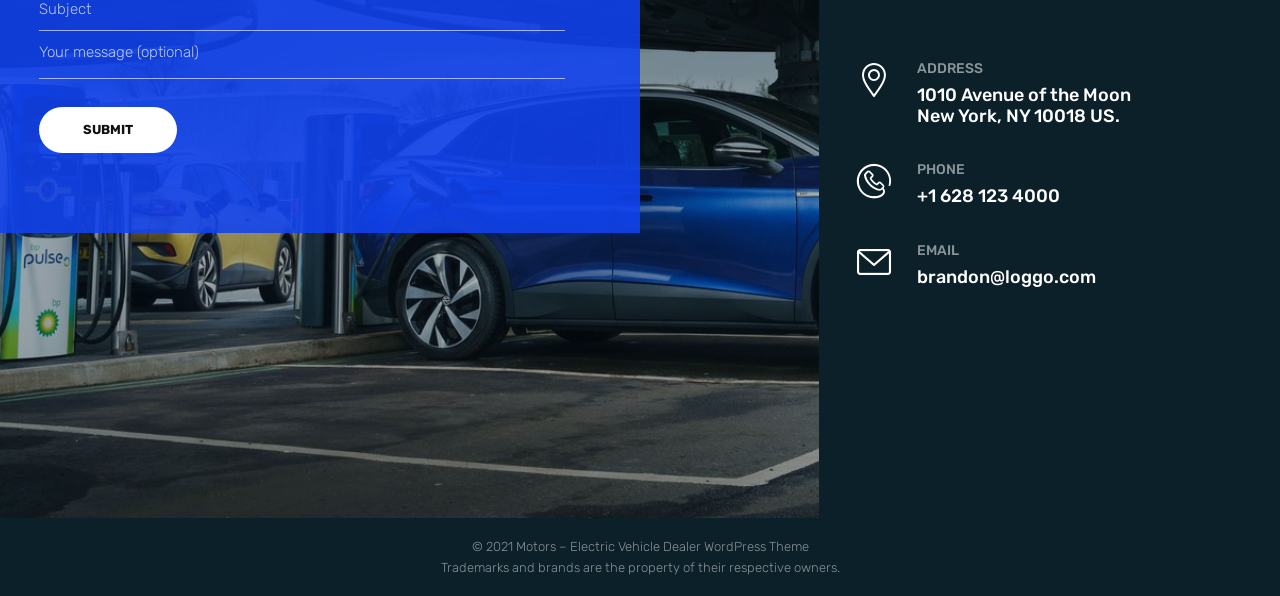
<file: compare.html>
<!DOCTYPE html>
<html lang="en">

<head>
    <meta charset="UTF-8">
    <meta http-equiv="X-UA-Compatible" content="IE=edge">
    <meta name="viewport" content="width=device-width, initial-scale=1.0">
    <title>Motors Thảo</title>
    <link rel="preconnect" href="https://fonts.googleapis.com">
    <link rel="preconnect" href="https://fonts.gstatic.com" crossorigin>
    <link href="https://fonts.googleapis.com/css2?family=Rubik:ital,wght@0,300..900;1,300..900&display=swap" rel="stylesheet">
    <link href="css/main.css" rel="stylesheet" />
</head>

<body>
    <header class="header pages_blog">
        <div class="menu_mb visible-xs visible-sm">
            <button class="nav-toggle">
                <span></span>
            </button>
            <a href="" class="logo_mb">
                <img class="img_logo_mb" src="img/logo-mt.png" alt="" />
            </a>   
        </div>
        <!-- /menu_mb --> 
        <div class="menu_header"> 
            <div class="header-center">
                <div class="container-fluid"> 
                    <div class="row">
                        <div class="col-lg-4 col-md-2 hidden-sm hidden-xs">
                            <a href="" class="logo_pc">
                                <img src="img/logo-mt.png " alt="" />
                            </a>
                        </div>
                        <div class="col-lg-8 col-md-10 hindden-sm col-xs-9">
                            <div class="menu_main">
                                <nav class="nav is-fixed">
                                    <div class="nav-container">
                                        <ul class="nav-menu menu clearfix"> 
                                            <li class="menu-item is-active">
                                                <a href="#" class="menu-link">Home</a> 
                                            </li>
                                            <li class="menu-item">
                                                <a href="about.html" class="menu-link">Inventory</a>
                                            </li>
                                            <li class="menu-item has-dropdown">
                                                <a href="product-list.html" class="menu-link">Pages</a>
                                                <ul class="nav-dropdown menu">
                                                    <li class="menu-item">
                                                        <a href="product-detail.html" class="menu-link">IBCs</a>
                                                    </li>
                                                    <li class="menu-item">
                                                        <a href="#" class="menu-link">sản phẩm 2</a>
                                                    </li>
                                                    <li class="menu-item">
                                                        <a href="#" class="menu-link">sản phẩm 3</a>
                                                    </li>
                                                    <li class="menu-item">
                                                        <a href="#" class="menu-link">sản phẩm 4</a>
                                                    </li>
                                                </ul>
                                            </li>
                                            <li class="menu-item">
                                                <a href="partner.html" class="menu-link">Blog</a> 
                                            </li>
                                            <li class="menu-item has-dropdown">
                                                <a href="list-news.html" class="menu-link">Shop</a>
                                                <ul class="nav-dropdown menu">
                                                    <li class="menu-item">
                                                        <a href="detail-news.html" class="menu-link">Tin tức 1</a>
                                                    </li>
                                                </ul>
                                            </li>
                                            <li class="menu-item ">
                                                <a href="contact-us.html" class="menu-link">Contact</a>
                                            </li> 
                                            <li class="menu-item phone-header hidden-sm hidden-xs">
                                                <p>Call-centre:</p>
                                                <b>(878) 967-4455</b>
                                            </li>
                                            <li class="menu-item speed-header hidden-sm hidden-xs">
                                                <a href=""><i class="icon-md-speedometer-2"></i></a>
                                                <span class="number-icon">0</span>
                                            </li>
                                            <li class="menu-item cart-header hidden-sm hidden-xs"> 
                                                <a href=""><i class="icon-shopping-17"></i></a>
                                                <span class="number-icon">0</span>
                                            </li>
                                        </ul>
                                    </div>
                                </nav>
                            </div>
                            <!-- menu main -->
                        </div> 
                    </div>
                </div>
            </div>
        </div>
        <!--slide-->
    </header>
    <!-- end header -->  
    <section class="blog-page" id="content-blog">
        <div class="container">
            <div class="row"> 
                <div class="col-md-12">
                    <div class="black-link">
                        <ul>
                            <li><a href="">Motors Sites</a></li>
                            <li><a href="">Motors</a></li>
                            <li><span>Compare</span></li> 
                        </ul>
                    </div>
                </div>  
            </div>
        </div>
    </section>

    <section class="compare">
        <div class="container">
            
            <div class="compare-grid">

                <div class="compare-title">
                    <h2>COMPARE<br>VEHICLES</h2>
                    <span></span>
                </div> 
                <!-- CAR 1 --> 
                <div class="compare-car">
                    <a href="">
                        <div class="compare-image">
                             <span><i class="icon-transport"></i></span>
                        </div>
                        <a href="#">ADD CAR TO COMPARE</a>
                    </a>
                </div>
                <div class="compare-car">
                    <a href="">
                        <div class="compare-image">
                             <span><i class="icon-transport"></i></span>
                        </div>
                        <a href="#">ADD CAR TO COMPARE</a>
                    </a>
                </div>
                <div class="compare-car">
                    <a href="">
                        <div class="compare-image">
                            <span><i class="icon-transport"></i></span>
                        </div>
                        <a href="#">ADD CAR TO COMPARE</a>
                    </a>
                </div> 
                <!-- ROWS -->
                <div class="compare-labels">
                    <div><a href="">BODY</a></div>
                    <div><a href="">ELECTRIC RANGE</a></div>
                    <div><a href="">BATTERY SIZE</a></div>
                    <div><a href="">COST TO CHARGE</a></div>
                    <div><a href="">POWER</a></div>
                    <div><a href="">ENGINE</a></div>
                    <div><a href="">0-60 MPH</a></div>
                    <div><a href="">MILEAGE</a></div>
                    <div><a href="">YEAR</a></div>
                    <div><a href="">TRANSMISSION</a></div>
                    <div><a href="">EXTERIOR COLOR</a></div>
                    <div><a href="">INTERIOR COLOR</a></div>
                </div>

                <div class="compare-values">
                    <div></div><div></div><div></div><div></div>
                    <div></div><div></div><div></div><div></div>
                    <div></div><div></div><div></div><div></div>
                </div>

                <div class="compare-values">
                    <div></div><div></div><div></div><div></div>
                    <div></div><div></div><div></div><div></div>
                    <div></div><div></div><div></div><div></div>
                </div>

                <div class="compare-values">
                    <div></div><div></div><div></div><div></div>
                    <div></div><div></div><div></div><div></div>
                    <div></div><div></div><div></div><div></div>
                </div>

            </div>
        </div>
    </section>

    <!-- contact footer -->  
     <footer class="contact">
        <div class="contact-bg"></div>

        <div class="container">
            <div class="contact-form">
                <h2>NEED A SPECIAL DEAL?<br>CONTACT US</h2>

                <form>
                    <input type="text" placeholder="Your name">
                    <input type="email" placeholder="Your email">
                    <input type="text" placeholder="Subject">
                    <textarea placeholder="Your message (optional)"></textarea>
                    <button type="submit">SUBMIT</button>
                </form>
            </div>
        </div>

        <div class="contact-right">
            <div class="contact-map">
                <iframe
                    src="https://www.google.com/maps?q=New%20York%20NY&output=embed"
                    loading="lazy">
                </iframe>
            </div>

            <div class="contact-info">

                <div class="contact-info__item">
                    <i class="icon-location"></i>
                    <div>
                        <label>ADDRESS</label>
                        <strong>1010 Avenue of the Moon<br>New York, NY 10018 US.</strong>
                    </div>
                </div>

                <div class="contact-info__item">
                    <i class="icon-telephone"></i>
                    <div>
                        <label>PHONE</label>
                        <strong>+1 628 123 4000</strong>
                    </div>
                </div>

                <div class="contact-info__item">
                    <i class="icon-envelope"></i>
                    <div>
                        <label>EMAIL</label>
                        <strong>brandon@loggo.com</strong>
                    </div>
                </div> 
            </div>
        </div>
    </footer>
    <!-- end contact footer -->  
    <footer class="footer-2">
        <div class="container">
            <p>© 2021 Motors – Electric Vehicle Dealer WordPress Theme</p>
            <p>Trademarks and brands are the property of their respective owners.</p>
        </div>
    </footer>
</body>
<script type="text/javascript" src="js/jquery-1.11.1.min.js"></script>
<script type="text/javascript" src="js/bootstrap.min.js"></script>
<script type="text/javascript" src="js/owl.carousel.js"></script>
<script type="text/javascript" src="js/wow.min.js"></script>
<script type="text/javascript" src="js/common.js"></script>

</html>
</file>
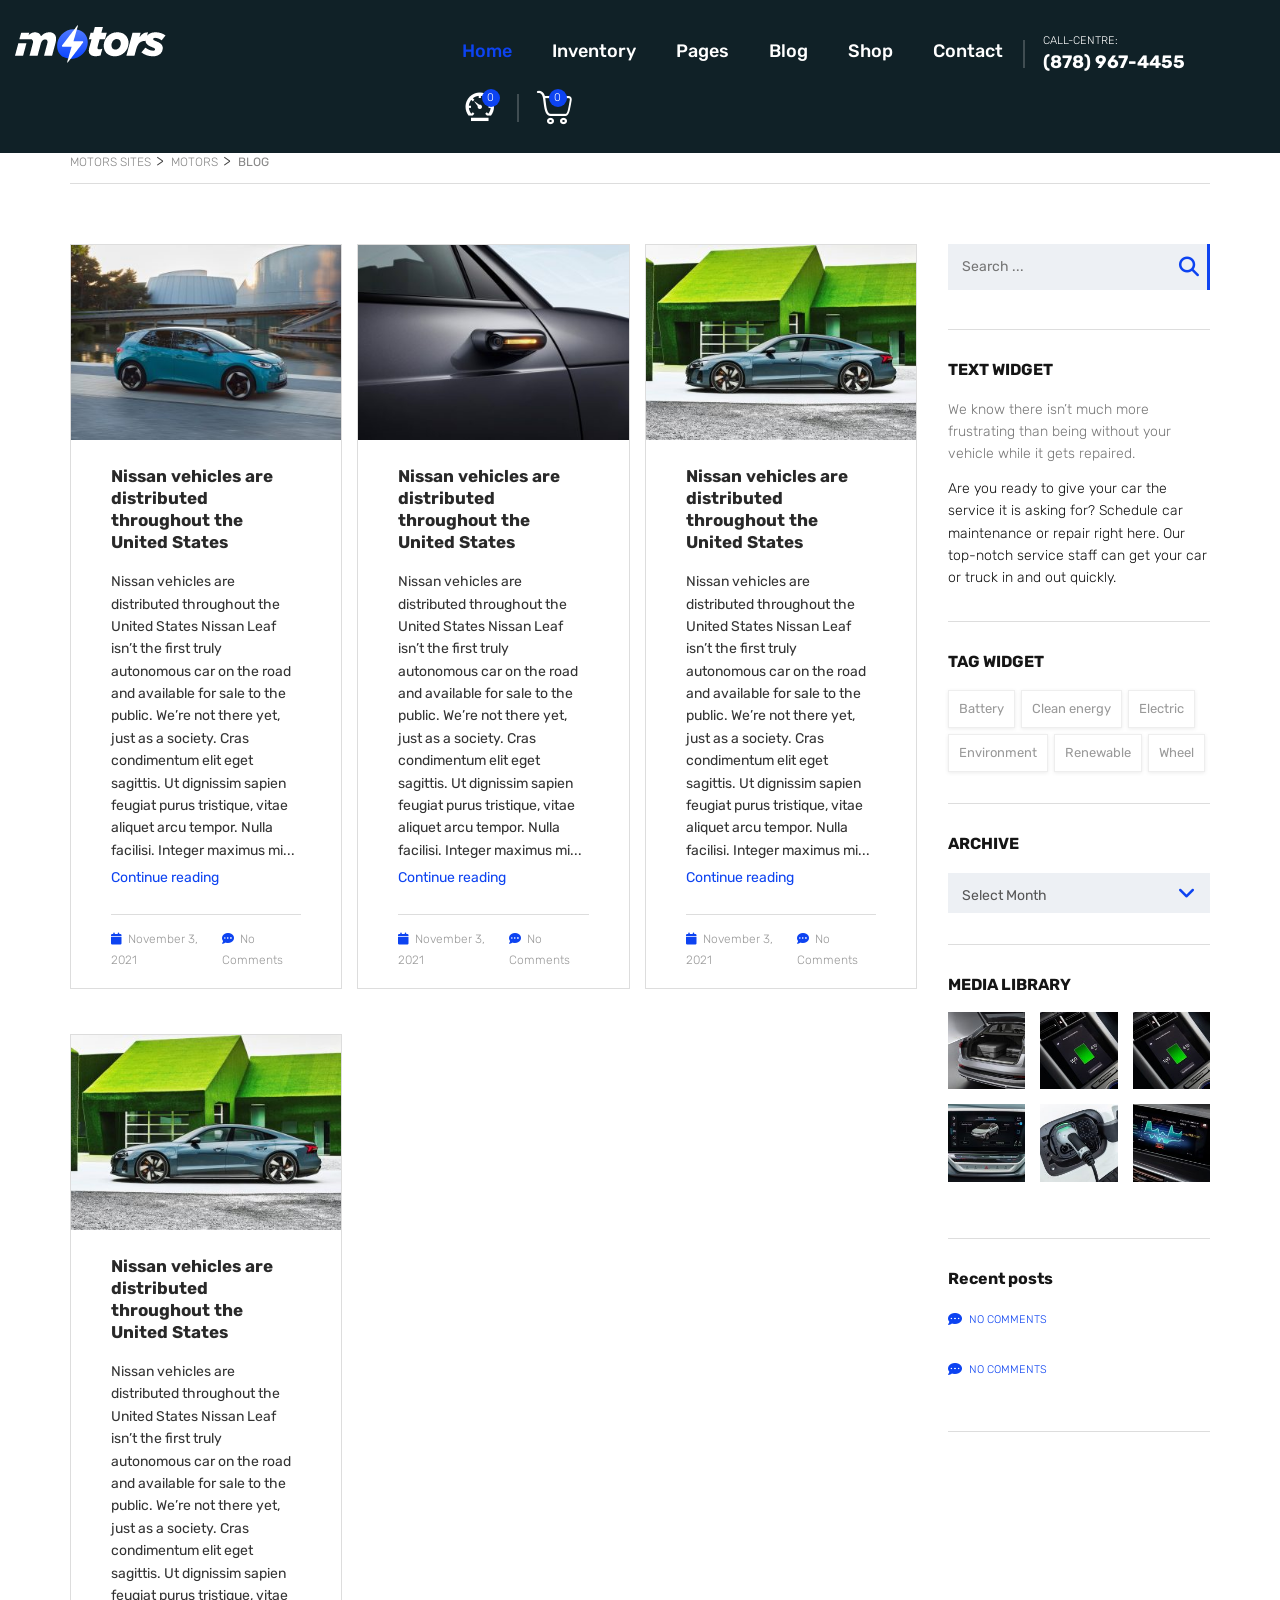
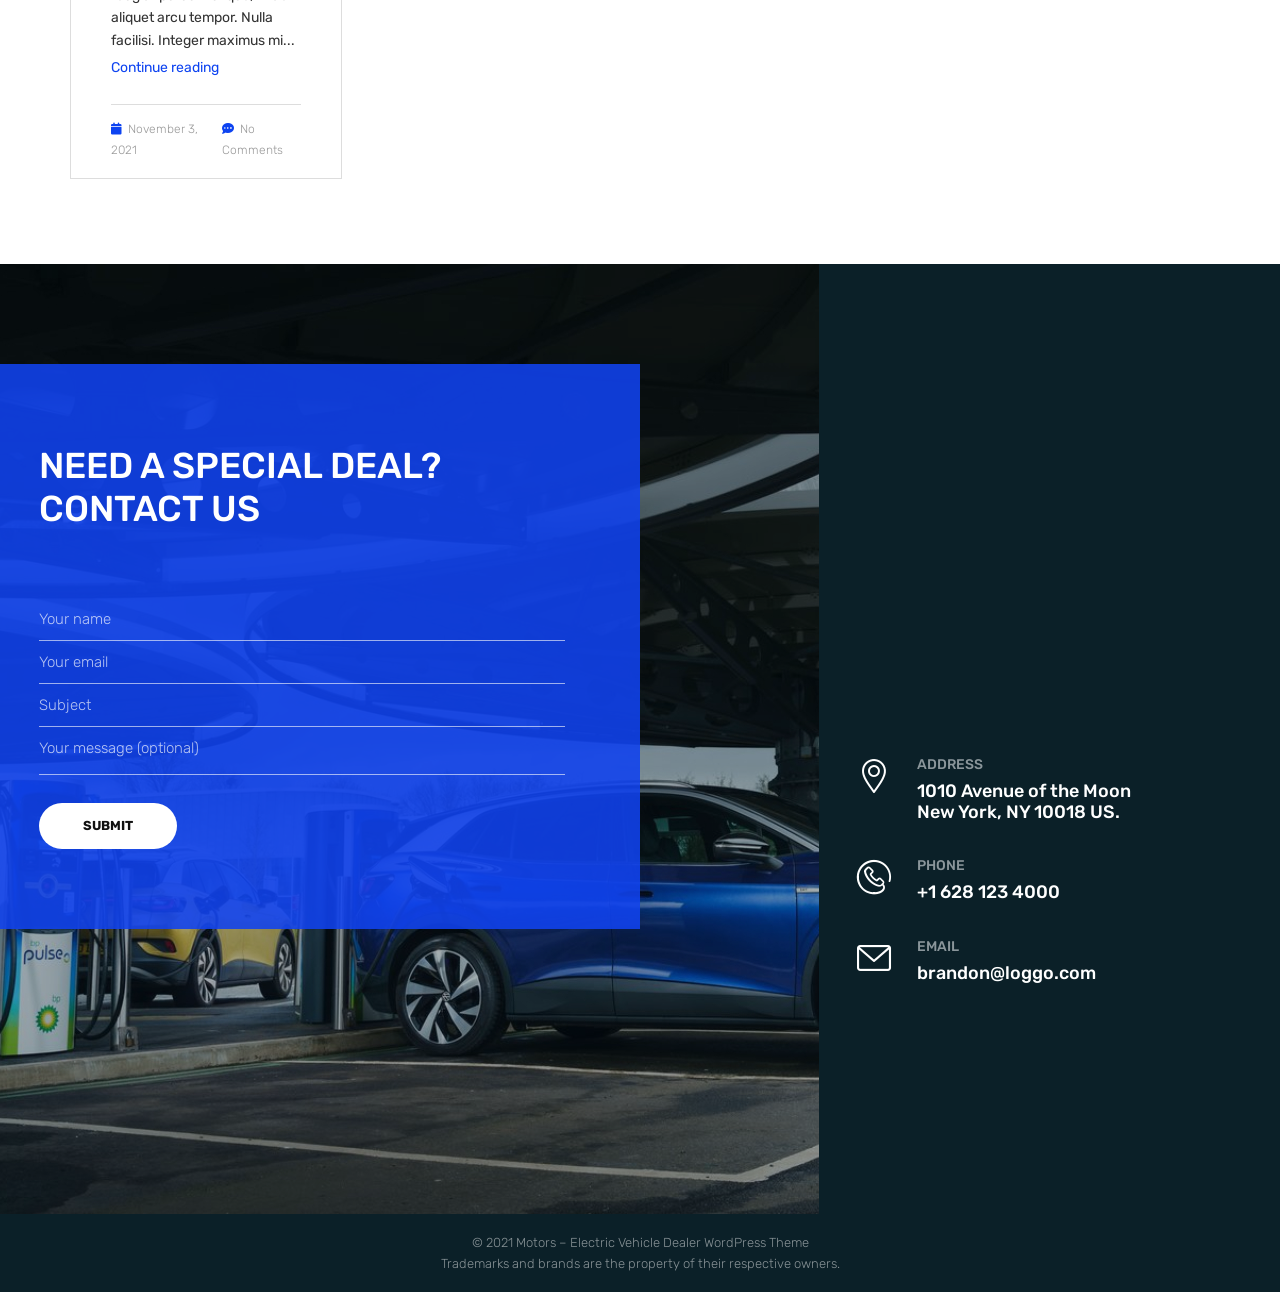
<file: news.html>
<!DOCTYPE html>
<html lang="en">

<head>
    <meta charset="UTF-8">
    <meta http-equiv="X-UA-Compatible" content="IE=edge">
    <meta name="viewport" content="width=device-width, initial-scale=1.0">
    <title>Motors Thảo</title>
    <link rel="preconnect" href="https://fonts.googleapis.com">
    <link rel="preconnect" href="https://fonts.gstatic.com" crossorigin>
    <link href="https://fonts.googleapis.com/css2?family=Rubik:ital,wght@0,300..900;1,300..900&display=swap" rel="stylesheet">
    <link href="css/main.css" rel="stylesheet" />
</head>

<body>
    <header class="header pages_blog">
        <div class="menu_mb visible-xs visible-sm">
            <button class="nav-toggle">
                <span></span>
            </button>
            <a href="" class="logo_mb">
                <img class="img_logo_mb" src="img/logo-mt.png" alt="" />
            </a>   
        </div>
        <!-- /menu_mb --> 
        <div class="menu_header"> 
            <div class="header-center">
                <div class="container-fluid"> 
                    <div class="row">
                        <div class="col-lg-4 col-md-2 hidden-sm hidden-xs">
                            <a href="" class="logo_pc">
                                <img src="img/logo-mt.png " alt="" />
                            </a>
                        </div>
                        <div class="col-lg-8 col-md-10 hindden-sm col-xs-9">
                            <div class="menu_main">
                                <nav class="nav is-fixed">
                                    <div class="nav-container">
                                        <ul class="nav-menu menu clearfix"> 
                                            <li class="menu-item is-active">
                                                <a href="#" class="menu-link">Home</a> 
                                            </li>
                                            <li class="menu-item">
                                                <a href="about.html" class="menu-link">Inventory</a>
                                            </li>
                                            <li class="menu-item has-dropdown">
                                                <a href="product-list.html" class="menu-link">Pages</a>
                                                <ul class="nav-dropdown menu">
                                                    <li class="menu-item">
                                                        <a href="product-detail.html" class="menu-link">IBCs</a>
                                                    </li>
                                                    <li class="menu-item">
                                                        <a href="#" class="menu-link">sản phẩm 2</a>
                                                    </li>
                                                    <li class="menu-item">
                                                        <a href="#" class="menu-link">sản phẩm 3</a>
                                                    </li>
                                                    <li class="menu-item">
                                                        <a href="#" class="menu-link">sản phẩm 4</a>
                                                    </li>
                                                </ul>
                                            </li>
                                            <li class="menu-item">
                                                <a href="partner.html" class="menu-link">Blog</a> 
                                            </li>
                                            <li class="menu-item has-dropdown">
                                                <a href="list-news.html" class="menu-link">Shop</a>
                                                <ul class="nav-dropdown menu">
                                                    <li class="menu-item">
                                                        <a href="detail-news.html" class="menu-link">Tin tức 1</a>
                                                    </li>
                                                </ul>
                                            </li>
                                            <li class="menu-item ">
                                                <a href="contact-us.html" class="menu-link">Contact</a>
                                            </li> 
                                            <li class="menu-item phone-header hidden-sm hidden-xs">
                                                <p>Call-centre:</p>
                                                <b>(878) 967-4455</b>
                                            </li>
                                            <li class="menu-item speed-header hidden-sm hidden-xs">
                                                <a href=""><i class="icon-md-speedometer-2"></i></a>
                                                <span class="number-icon">0</span>
                                            </li>
                                            <li class="menu-item cart-header hidden-sm hidden-xs"> 
                                                <a href=""><i class="icon-shopping-17"></i></a>
                                                <span class="number-icon">0</span>
                                            </li>
                                        </ul>
                                    </div>
                                </nav>
                            </div>
                            <!-- menu main -->
                        </div> 
                    </div>
                </div>
            </div>
        </div>
        <!--slide-->
    </header>
    <!-- end header -->  
    <section class="blog-page" id="content-blog">
        <div class="container">
            <div class="row"> 
                <div class="col-md-12">
                    <div class="black-link">
                        <ul>
                            <li><a href="">Motors Sites</a></li>
                            <li><a href="">Motors</a></li>
                            <li><span>Blog</span></li> 
                        </ul>
                    </div>
                </div>
                <!-- BLOG -->
                <div class="col-md-9">
                    <div class="row row-7"> 
                        <div class="col-md-4 col-sm-6 padd-7">
                            <article class="blog-item">
                                <a href="">
                                    <img src="img/news-1.jpg" alt="">
                                    <div class="blog-content">
                                        <h3>Nissan vehicles are distributed throughout the United States</h3>
                                        <p>Nissan vehicles are distributed throughout the United States Nissan Leaf isn’t the first truly autonomous car on the road and available for sale to the public. We’re not there yet, just as a society. Cras condimentum elit eget sagittis. Ut dignissim sapien feugiat purus tristique, vitae aliquet arcu tempor. Nulla facilisi. Integer maximus mi...</p>
                                        <a href="#">Continue reading</a>
                                        <div class="blog-meta">
                                            <span><i class="fa fa-calendar" aria-hidden="true"></i> November 3, 2021</span>
                                            <span><i class="fa fa-commenting" aria-hidden="true"></i> No Comments</span>
                                        </div>
                                    </div>
                                </a>
                            </article>
                        </div>  
                        <div class="col-md-4 col-sm-6 padd-7">
                            <article class="blog-item">
                                <a href="">
                                    <img src="img/news-2.jpg" alt="">
                                    <div class="blog-content">
                                        <h3>Nissan vehicles are distributed throughout the United States</h3>
                                        <p>Nissan vehicles are distributed throughout the United States Nissan Leaf isn’t the first truly autonomous car on the road and available for sale to the public. We’re not there yet, just as a society. Cras condimentum elit eget sagittis. Ut dignissim sapien feugiat purus tristique, vitae aliquet arcu tempor. Nulla facilisi. Integer maximus mi...</p>
                                        <a href="#">Continue reading</a>
                                        <div class="blog-meta">
                                            <span><i class="fa fa-calendar" aria-hidden="true"></i> November 3, 2021</span>
                                            <span><i class="fa fa-commenting" aria-hidden="true"></i> No Comments</span>
                                        </div>
                                    </div>
                                </a>
                            </article>
                        </div> 
                        <div class="col-md-4 col-sm-6 padd-7">
                            <article class="blog-item">
                                <a href="">
                                    <img src="img/news-3.jpg" alt="">
                                    <div class="blog-content">
                                        <h3>Nissan vehicles are distributed throughout the United States</h3>
                                        <p>Nissan vehicles are distributed throughout the United States Nissan Leaf isn’t the first truly autonomous car on the road and available for sale to the public. We’re not there yet, just as a society. Cras condimentum elit eget sagittis. Ut dignissim sapien feugiat purus tristique, vitae aliquet arcu tempor. Nulla facilisi. Integer maximus mi...</p>
                                        <a href="#">Continue reading</a>
                                        <div class="blog-meta">
                                            <span><i class="fa fa-calendar" aria-hidden="true"></i> November 3, 2021</span>
                                            <span><i class="fa fa-commenting" aria-hidden="true"></i> No Comments</span>
                                        </div>
                                    </div>
                                </a>
                            </article>
                        </div> 

                        <div class="col-md-4 col-sm-6 padd-7">
                            <article class="blog-item">
                                <a href="">
                                    <img src="img/news-3.jpg" alt="">
                                    <div class="blog-content">
                                        <h3>Nissan vehicles are distributed throughout the United States</h3>
                                        <p>Nissan vehicles are distributed throughout the United States Nissan Leaf isn’t the first truly autonomous car on the road and available for sale to the public. We’re not there yet, just as a society. Cras condimentum elit eget sagittis. Ut dignissim sapien feugiat purus tristique, vitae aliquet arcu tempor. Nulla facilisi. Integer maximus mi...</p>
                                        <a href="#">Continue reading</a>
                                        <div class="blog-meta">
                                            <span><i class="fa fa-calendar" aria-hidden="true"></i> November 3, 2021</span>
                                            <span><i class="fa fa-commenting" aria-hidden="true"></i> No Comments</span>
                                        </div>
                                    </div>
                                </a>
                            </article>
                        </div> 
                    </div>
                </div>


                <!-- SIDEBAR -->
                <aside class="col-md-3 sidebar">

                    <!-- SEARCH -->
                    <div class="sidebar-search">
                        <input type="text" placeholder="Search ...">
                        <button type="submit"><i class="fa fa-search" aria-hidden="true"></i></button>
                    </div> 
                    <!-- TEXT WIDGET -->
                    <div class="sidebar-widget">
                        <h3>TEXT WIDGET</h3>

                        <p>
                            We know there isn’t much more frustrating than being
                            without your vehicle while it gets repaired.
                        </p>

                        <p>
                            Are you ready to give your car the service it is
                            asking for? Schedule car maintenance or repair right
                            here. Our top-notch service staff can get your car
                            or truck in and out quickly.
                        </p>
                    </div>


                    <!-- TAG -->
                    <div class="sidebar-widget">
                        <h3>TAG WIDGET</h3> 
                        <div class="tags">
                            <a href="#">Battery</a>
                            <a href="#">Clean energy</a>
                            <a href="#">Electric</a>
                            <a href="#">Environment</a>
                            <a href="#">Renewable</a>
                            <a href="#">Wheel</a>
                        </div>
                    </div> 

                    <!-- ARCHIVE -->
                    <div class="sidebar-widget archive">
                        <h3>ARCHIVE</h3>

                        <div class="archive-select">
                            <span>Select Month</span>
                            <button><i class="fa fa-angle-down" aria-hidden="true"></i></button>
                        </div>
                    </div>

                    <!-- MEDIA LIBRARY -->
                    <div class="sidebar-widget media-library">
                        <h3>MEDIA LIBRARY</h3>

                        <div class="media-grid">
                            <a href="#"><img src="img/media-1.jpg" alt=""></a>
                            <a href="#"><img src="img/media-2.jpg" alt=""></a>
                            <a href="#"><img src="img/media-3.jpg" alt=""></a>
                            <a href="#"><img src="img/media-4.jpg" alt=""></a>
                            <a href="#"><img src="img/media-5.jpg" alt=""></a>
                            <a href="#"><img src="img/media-6.jpg" alt=""></a>
                        </div>
                    </div>

                    <!-- RECENT POSTS -->
                    <div class="sidebar-widget recent-posts">
                        <h3>Recent posts</h3>

                        <a href="#" class="recent-post">
                            <span class="comment-icon"><i class="fa fa-commenting" aria-hidden="true"></i></span>
                            <span>NO COMMENTS</span>
                        </a>

                        <a href="#" class="recent-post">
                            <span class="comment-icon"><i class="fa fa-commenting" aria-hidden="true"></i></span>
                            <span>NO COMMENTS</span>
                        </a>
                    </div>

                </aside>

            </div>
        </div>
    </section>

    <!-- contact footer -->  
     <footer class="contact">
        <div class="contact-bg"></div>

        <div class="container">
            <div class="contact-form">
                <h2>NEED A SPECIAL DEAL?<br>CONTACT US</h2>

                <form>
                    <input type="text" placeholder="Your name">
                    <input type="email" placeholder="Your email">
                    <input type="text" placeholder="Subject">
                    <textarea placeholder="Your message (optional)"></textarea>
                    <button type="submit">SUBMIT</button>
                </form>
            </div>
        </div>

        <div class="contact-right">
            <div class="contact-map">
                <iframe
                    src="https://www.google.com/maps?q=New%20York%20NY&output=embed"
                    loading="lazy">
                </iframe>
            </div>

            <div class="contact-info">

                <div class="contact-info__item">
                    <i class="icon-location"></i>
                    <div>
                        <label>ADDRESS</label>
                        <strong>1010 Avenue of the Moon<br>New York, NY 10018 US.</strong>
                    </div>
                </div>

                <div class="contact-info__item">
                    <i class="icon-telephone"></i>
                    <div>
                        <label>PHONE</label>
                        <strong>+1 628 123 4000</strong>
                    </div>
                </div>

                <div class="contact-info__item">
                    <i class="icon-envelope"></i>
                    <div>
                        <label>EMAIL</label>
                        <strong>brandon@loggo.com</strong>
                    </div>
                </div> 
            </div>
        </div>
    </footer>
    <!-- end contact footer -->  
    <footer class="footer-2">
        <div class="container">
            <p>© 2021 Motors – Electric Vehicle Dealer WordPress Theme</p>
            <p>Trademarks and brands are the property of their respective owners.</p>
        </div>
    </footer>
</body>
<script type="text/javascript" src="js/jquery-1.11.1.min.js"></script>
<script type="text/javascript" src="js/bootstrap.min.js"></script>
<script type="text/javascript" src="js/owl.carousel.js"></script>
<script type="text/javascript" src="js/wow.min.js"></script>
<script type="text/javascript" src="js/common.js"></script>

</html>
</file>
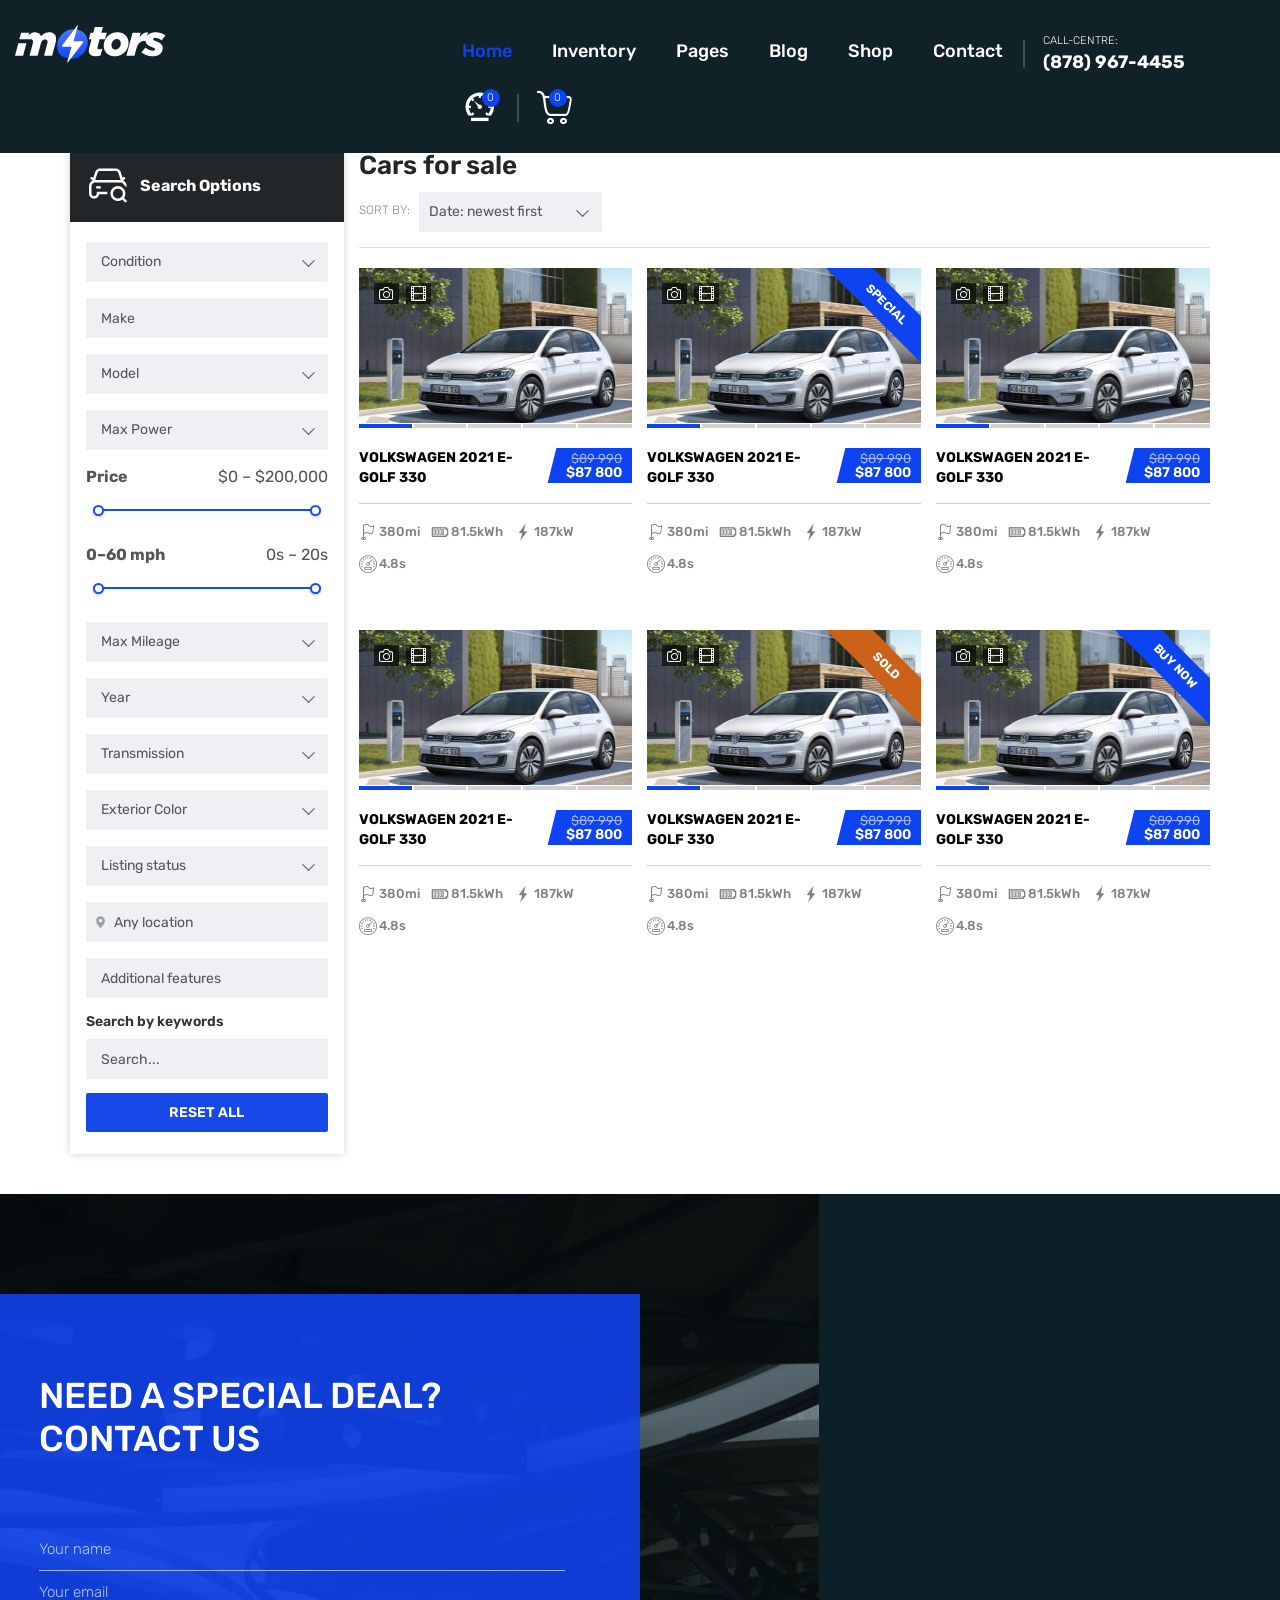
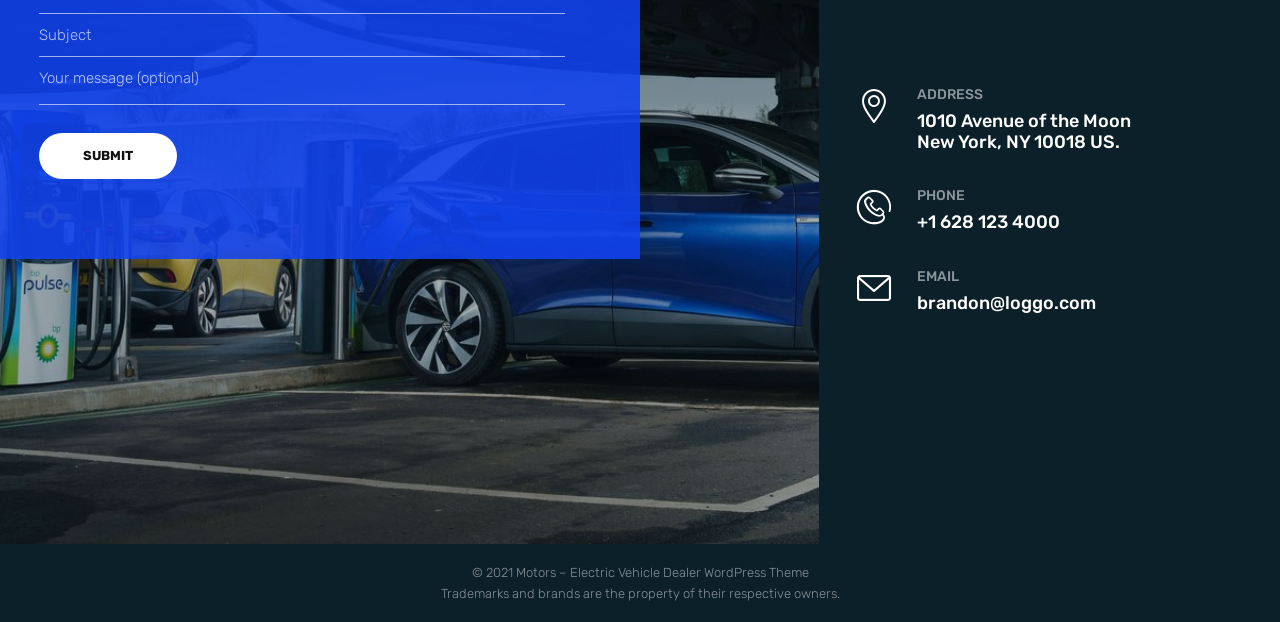
<file: product-list.html>
<!DOCTYPE html>
<html lang="en">

<head>
    <meta charset="UTF-8">
    <meta http-equiv="X-UA-Compatible" content="IE=edge">
    <meta name="viewport" content="width=device-width, initial-scale=1.0">
    <title>Motors Thảo</title>
    <link rel="preconnect" href="https://fonts.googleapis.com">
    <link rel="preconnect" href="https://fonts.gstatic.com" crossorigin>
    <link href="https://fonts.googleapis.com/css2?family=Rubik:ital,wght@0,300..900;1,300..900&display=swap" rel="stylesheet">
    <link href="css/main.css" rel="stylesheet" />
</head>

<body>
    <header class="header pages_blog">
        <div class="menu_mb visible-xs visible-sm">
            <button class="nav-toggle">
                <span></span>
            </button>
            <a href="" class="logo_mb">
                <img class="img_logo_mb" src="img/logo-mt.png" alt="" />
            </a>   
        </div>
        <!-- /menu_mb --> 
        <div class="menu_header"> 
            <div class="header-center">
                <div class="container-fluid"> 
                    <div class="row">
                        <div class="col-lg-4 col-md-2 hidden-sm hidden-xs">
                            <a href="" class="logo_pc">
                                <img src="img/logo-mt.png " alt="" />
                            </a>
                        </div>
                        <div class="col-lg-8 col-md-10 hindden-sm col-xs-9">
                            <div class="menu_main">
                                <nav class="nav is-fixed">
                                    <div class="nav-container">
                                        <ul class="nav-menu menu clearfix"> 
                                            <li class="menu-item is-active">
                                                <a href="#" class="menu-link">Home</a> 
                                            </li>
                                            <li class="menu-item">
                                                <a href="about.html" class="menu-link">Inventory</a>
                                            </li>
                                            <li class="menu-item has-dropdown">
                                                <a href="product-list.html" class="menu-link">Pages</a>
                                                <ul class="nav-dropdown menu">
                                                    <li class="menu-item">
                                                        <a href="product-detail.html" class="menu-link">IBCs</a>
                                                    </li>
                                                    <li class="menu-item">
                                                        <a href="#" class="menu-link">sản phẩm 2</a>
                                                    </li>
                                                    <li class="menu-item">
                                                        <a href="#" class="menu-link">sản phẩm 3</a>
                                                    </li>
                                                    <li class="menu-item">
                                                        <a href="#" class="menu-link">sản phẩm 4</a>
                                                    </li>
                                                </ul>
                                            </li>
                                            <li class="menu-item">
                                                <a href="partner.html" class="menu-link">Blog</a> 
                                            </li>
                                            <li class="menu-item has-dropdown">
                                                <a href="list-news.html" class="menu-link">Shop</a>
                                                <ul class="nav-dropdown menu">
                                                    <li class="menu-item">
                                                        <a href="detail-news.html" class="menu-link">Tin tức 1</a>
                                                    </li>
                                                </ul>
                                            </li>
                                            <li class="menu-item ">
                                                <a href="contact-us.html" class="menu-link">Contact</a>
                                            </li> 
                                            <li class="menu-item phone-header hidden-sm hidden-xs">
                                                <p>Call-centre:</p>
                                                <b>(878) 967-4455</b>
                                            </li>
                                            <li class="menu-item speed-header hidden-sm hidden-xs">
                                                <a href=""><i class="icon-md-speedometer-2"></i></a>
                                                <span class="number-icon">0</span>
                                            </li>
                                            <li class="menu-item cart-header hidden-sm hidden-xs"> 
                                                <a href=""><i class="icon-shopping-17"></i></a>
                                                <span class="number-icon">0</span>
                                            </li>
                                        </ul>
                                    </div>
                                </nav>
                            </div>
                            <!-- menu main -->
                        </div> 
                    </div>
                </div>
            </div>
        </div>
        <!--slide-->
    </header>
    <!-- end header -->  
    <section class="product-list">
        <div class="container">
            <div class="row row-7">
                <div class="col-md-3 hidden-sm hidden-xs padd-7">
                    <aside class="search-options">
                        <div class="search-options__header">
                            <i class="icon-search"></i> 
                            <span>Search Options</span>
                        </div> 
                        <div class="search-options__body">

                            <!-- Condition -->
                            <div class="field field--select">
                                <select>
                                    <option selected disabled>Condition</option>
                                    <option>New</option>
                                    <option>Used</option>
                                </select>
                            </div>

                            <!-- Make -->
                            <div class="field">
                                <input type="text" placeholder="Make">
                            </div>

                            <!-- Model -->
                            <div class="field field--select">
                                <select>
                                    <option selected disabled>Model</option>
                                    <option>Model 1</option>
                                    <option>Model 2</option>
                                </select>
                            </div>

                            <!-- Max Power -->
                            <div class="field field--select">
                                <select>
                                    <option selected disabled>Max Power</option>
                                    <option>100 HP</option>
                                    <option>200 HP</option>
                                    <option>300 HP</option>
                                </select>
                            </div>  
                            <!-- PRICE -->
                            <div class="range-field range-field--price">
                                <div class="range-field__heading">
                                    <span>Price</span>
                                    <span id="priceValue">$0 – $200 000</span>
                                </div>
                                <div class="range">
                                    <div class="range__track"></div>
                                    <div class="range__active" id="priceActive"></div>
                                    <input id="priceMin" class="range__input" type="range" min="0" max="200000" step="1000" value="0">
                                    <input id="priceMax" class="range__input" type="range" min="0" max="200000" step="1000" value="200000">
                                </div>
                            </div>
                            <!-- 0-60 MPH -->
                            <div class="range-field range-field--speed">
                                <div class="range-field__heading">
                                    <span>0–60 mph</span>
                                    <span id="speedValue">0s – 20s</span>
                                </div>
                                <div class="range">
                                    <div class="range__track"></div>
                                    <div class="range__active" id="speedActive"></div>
                                    <input id="speedMin" class="range__input" type="range" min="0" max="20" step="1" value="0">
                                    <input id="speedMax" class="range__input" type="range" min="0" max="20" step="1" value="20">
                                </div>
                            </div>
                            <!-- end PRICE -->
                            <!-- Max Mileage -->
                            <div class="field field--select">
                                <select>
                                    <option selected disabled>Max Mileage</option>
                                    <option>10,000 miles</option>
                                    <option>50,000 miles</option>
                                    <option>100,000 miles</option>
                                </select>
                            </div>

                            <!-- Year -->
                            <div class="field field--select">
                                <select>
                                    <option selected disabled>Year</option>
                                    <option>2026</option>
                                    <option>2025</option>
                                    <option>2024</option>
                                </select>
                            </div>

                            <!-- Transmission -->
                            <div class="field field--select">
                                <select>
                                    <option selected disabled>Transmission</option>
                                    <option>Automatic</option>
                                    <option>Manual</option>
                                </select>
                            </div>

                            <!-- Exterior Color -->
                            <div class="field field--select">
                                <select>
                                    <option selected disabled>Exterior Color</option>
                                    <option>Black</option>
                                    <option>White</option>
                                    <option>Red</option>
                                </select>
                            </div>

                            <!-- Listing status -->
                            <div class="field field--select">
                                <select>
                                    <option selected disabled>Listing status</option>
                                    <option>Active</option>
                                    <option>Sold</option>
                                </select>
                            </div>

                            <!-- Location -->
                            <div class="field field--location">
                                <span class="location-icon">
                                    <svg viewBox="0 0 24 24" aria-hidden="true">
                                    <path d="M12 21s7-6.2 7-12a7 7 0 1 0-14 0c0 5.8 7 12 7 12Z"
                                            fill="currentColor"/>
                                    <circle cx="12" cy="9" r="2.5" fill="#fff"/>
                                    </svg>
                                </span>
                                <input type="text" placeholder="Any location">
                            </div>

                            <!-- Additional features -->
                            <div class="field field--additional">
                                <input type="text" placeholder="Additional features">
                            </div>

                            <!-- Search -->
                            <div class="search-keywords">
                                <label for="keywords">Search by keywords</label>

                                <div class="field">
                                    <input
                                    id="keywords"
                                    type="text"
                                    placeholder="Search..."
                                    >
                                </div>
                            </div>

                            <!-- Reset -->
                            <button type="button" class="reset-button">
                            RESET ALL
                            </button> 
                        </div>
                    </aside>
                </div>
                <div class="col-md-9 col-sm-12 padd-7">
                    <div class="box-product">
                        <h3 class="title-product">Cars for sale</h3>
                    </div>
                    <div class="stm-car-listing-sort-units clearfix">
                        <div class="stm-sort-by-options clearfix">
                            <span>Sort by:</span>
                            <div class="stm-select-sorting">
                                <select class="select2-hidden-accessible" aria-hidden="true">
                                    <option value="date_high" selected="" >Date: newest first</option>
                                    <option value="date_low">Date: oldest first</option>
                                    <option value="price_high">Price: highest first</option>
                                    <option value="price_low">Price: lowest first</option>
                                    <option value="mileage_high">Mileage: highest first</option>
                                    <option value="mileage_low">Mileage: lowest first</option> 
                                </select>  
                            </div>
                        </div> 
                    </div>
                    <div class="row row-7">
                        <div class="col-md-4 col-sm-6 padd-7">
                            <div class="recently_card">
                                <div class="car-card"> 
                                    <!-- IMAGE -->
                                    <div class="car-card__media"> 
                                        <img
                                            class="car-card__image"
                                            src="img/car-06.jpg"
                                            alt="Nissan Leaf 292"
                                        > 
                                        <!-- INFO --> 
                                        <span class="icon-card_img"><i class="icon-speed-12"></i></span> 
                                        <span class="icon-card_camera"><i class="icon-camera"></i></span> 
                                        <span class="icon-card_film"><i class="icon-film"></i></span> 
                                        
                                    </div> 
                                    <!-- 5 IMAGE BARS -->
                                    <div class="car-card__bars"> 
                                        <span
                                            class="car-card__bar active"
                                            data-image="img/car-06.jpg"
                                        ><span class="icon_bar"></span></span>

                                        <span
                                            class="car-card__bar"
                                            data-image="img/car-07.jpg"
                                        ><span class="icon_bar"></span></span>

                                        <span
                                            class="car-card__bar"
                                            data-image="img/car-08.jpg"
                                        ><span class="icon_bar"></span></span>

                                        <span
                                            class="car-card__bar"
                                            data-image="img/car-09.jpg"
                                        ><span class="icon_bar"></span></span>

                                        <span
                                            class="car-card__bar"
                                            data-image="img/car-10.jpg"
                                        ><span class="icon_bar"></span></span>

                                    </div> 
                                </div>
                                <div class="car-spec-card"> 
                                    <div class="title-prduct_list">
                                        <div class="car-spec-card__heading"> 
                                            <h3><a href=""> Volkswagen 2021 e-Golf 330	</a></h3> 
                                        </div>
                                         <div class="car-card__info_2">  
                                            <div class="car-card__price">
                                                <span>$89 990</span>
                                                <strong>$87 800</strong>
                                            </div>  
                                        </div> 
                                    </div>
                                    
                                    <div class="car-spec-card__specs"> 
                                        <div class="car-spec-card__spec">
                                            <i class="icon-flag-43"></i>
                                            <span>380mi</span>
                                        </div>

                                        <div class="car-spec-card__spec">
                                            <i class="icon-battery-126"></i>
                                            <span>81.5kWh</span>
                                        </div>

                                        <div class="car-spec-card__spec">
                                            <i class="icon-bolt"></i>
                                            <span>187kW</span>
                                        </div>

                                        <div class="car-spec-card__spec">
                                            <i class="icon-dashboard-speed-streamline"></i>
                                            <span>4.8s</span>
                                        </div> 
                                    </div> 
                                </div>
                            </div> 
                        </div>
                        <div class="col-md-4 col-sm-6 padd-7">
                            <div class="recently_card">
                                <div class="car-card"> 
                                    <!-- IMAGE -->
                                    <div class="car-card__media"> 
                                        <img
                                            class="car-card__image"
                                            src="img/car-06.jpg"
                                            alt="Nissan Leaf 292"
                                        > 
                                        <div class="stm-badge-directory">Special</div>
                                        <!-- INFO --> 
                                        <span class="icon-card_img"><i class="icon-speed-12"></i></span> 
                                        <span class="icon-card_camera"><i class="icon-camera"></i></span> 
                                        <span class="icon-card_film"><i class="icon-film"></i></span> 
                                        
                                    </div> 
                                    <!-- 5 IMAGE BARS -->
                                    <div class="car-card__bars"> 
                                        <span
                                            class="car-card__bar active"
                                            data-image="img/car-06.jpg"
                                        ><span class="icon_bar"></span></span>

                                        <span
                                            class="car-card__bar"
                                            data-image="img/car-07.jpg"
                                        ><span class="icon_bar"></span></span>

                                        <span
                                            class="car-card__bar"
                                            data-image="img/car-08.jpg"
                                        ><span class="icon_bar"></span></span>

                                        <span
                                            class="car-card__bar"
                                            data-image="img/car-09.jpg"
                                        ><span class="icon_bar"></span></span>

                                        <span
                                            class="car-card__bar"
                                            data-image="img/car-10.jpg"
                                        ><span class="icon_bar"></span></span>

                                    </div> 
                                </div>
                                <div class="car-spec-card"> 
                                    <div class="title-prduct_list">
                                        <div class="car-spec-card__heading"> 
                                            <h3><a href=""> Volkswagen 2021 e-Golf 330	</a></h3> 
                                        </div>
                                         <div class="car-card__info_2">  
                                            <div class="car-card__price">
                                                <span>$89 990</span>
                                                <strong>$87 800</strong>
                                            </div>  
                                        </div> 
                                    </div>
                                    
                                    <div class="car-spec-card__specs"> 
                                        <div class="car-spec-card__spec">
                                            <i class="icon-flag-43"></i>
                                            <span>380mi</span>
                                        </div>

                                        <div class="car-spec-card__spec">
                                            <i class="icon-battery-126"></i>
                                            <span>81.5kWh</span>
                                        </div>

                                        <div class="car-spec-card__spec">
                                            <i class="icon-bolt"></i>
                                            <span>187kW</span>
                                        </div>

                                        <div class="car-spec-card__spec">
                                            <i class="icon-dashboard-speed-streamline"></i>
                                            <span>4.8s</span>
                                        </div> 
                                    </div> 
                                </div>
                            </div> 
                        </div>
                        <div class="col-md-4 col-sm-6 padd-7">
                            <div class="recently_card">
                                <div class="car-card"> 
                                    <!-- IMAGE -->
                                    <div class="car-card__media"> 
                                        <img
                                            class="car-card__image"
                                            src="img/car-06.jpg"
                                            alt="Nissan Leaf 292"
                                        > 
                                        <!-- INFO --> 
                                        <span class="icon-card_img"><i class="icon-speed-12"></i></span> 
                                        <span class="icon-card_camera"><i class="icon-camera"></i></span> 
                                        <span class="icon-card_film"><i class="icon-film"></i></span> 
                                        
                                    </div> 
                                    <!-- 5 IMAGE BARS -->
                                    <div class="car-card__bars"> 
                                        <span
                                            class="car-card__bar active"
                                            data-image="img/car-06.jpg"
                                        ><span class="icon_bar"></span></span>

                                        <span
                                            class="car-card__bar"
                                            data-image="img/car-07.jpg"
                                        ><span class="icon_bar"></span></span>

                                        <span
                                            class="car-card__bar"
                                            data-image="img/car-08.jpg"
                                        ><span class="icon_bar"></span></span>

                                        <span
                                            class="car-card__bar"
                                            data-image="img/car-09.jpg"
                                        ><span class="icon_bar"></span></span>

                                        <span
                                            class="car-card__bar"
                                            data-image="img/car-10.jpg"
                                        ><span class="icon_bar"></span></span>

                                    </div> 
                                </div>
                                <div class="car-spec-card"> 
                                    <div class="title-prduct_list">
                                        <div class="car-spec-card__heading"> 
                                            <h3><a href=""> Volkswagen 2021 e-Golf 330	</a></h3> 
                                        </div>
                                         <div class="car-card__info_2">  
                                            <div class="car-card__price">
                                                <span>$89 990</span>
                                                <strong>$87 800</strong>
                                            </div>  
                                        </div> 
                                    </div>
                                    
                                    <div class="car-spec-card__specs"> 
                                        <div class="car-spec-card__spec">
                                            <i class="icon-flag-43"></i>
                                            <span>380mi</span>
                                        </div>

                                        <div class="car-spec-card__spec">
                                            <i class="icon-battery-126"></i>
                                            <span>81.5kWh</span>
                                        </div>

                                        <div class="car-spec-card__spec">
                                            <i class="icon-bolt"></i>
                                            <span>187kW</span>
                                        </div>

                                        <div class="car-spec-card__spec">
                                            <i class="icon-dashboard-speed-streamline"></i>
                                            <span>4.8s</span>
                                        </div> 
                                    </div> 
                                </div>
                            </div> 
                        </div>
                        <div class="col-md-4 col-sm-6 padd-7">
                            <div class="recently_card">
                                <div class="car-card"> 
                                    <!-- IMAGE -->
                                    <div class="car-card__media"> 
                                        <img
                                            class="car-card__image"
                                            src="img/car-06.jpg"
                                            alt="Nissan Leaf 292"
                                        > 
                                        <!-- INFO --> 
                                        <span class="icon-card_img"><i class="icon-speed-12"></i></span> 
                                        <span class="icon-card_camera"><i class="icon-camera"></i></span> 
                                        <span class="icon-card_film"><i class="icon-film"></i></span> 
                                        
                                    </div> 
                                    <!-- 5 IMAGE BARS -->
                                    <div class="car-card__bars"> 
                                        <span
                                            class="car-card__bar active"
                                            data-image="img/car-06.jpg"
                                        ><span class="icon_bar"></span></span>

                                        <span
                                            class="car-card__bar"
                                            data-image="img/car-07.jpg"
                                        ><span class="icon_bar"></span></span>

                                        <span
                                            class="car-card__bar"
                                            data-image="img/car-08.jpg"
                                        ><span class="icon_bar"></span></span>

                                        <span
                                            class="car-card__bar"
                                            data-image="img/car-09.jpg"
                                        ><span class="icon_bar"></span></span>

                                        <span
                                            class="car-card__bar"
                                            data-image="img/car-10.jpg"
                                        ><span class="icon_bar"></span></span>

                                    </div> 
                                </div>
                                <div class="car-spec-card"> 
                                    <div class="title-prduct_list">
                                        <div class="car-spec-card__heading"> 
                                            <h3><a href=""> Volkswagen 2021 e-Golf 330	</a></h3> 
                                        </div>
                                         <div class="car-card__info_2">  
                                            <div class="car-card__price">
                                                <span>$89 990</span>
                                                <strong>$87 800</strong>
                                            </div>  
                                        </div> 
                                    </div>
                                    
                                    <div class="car-spec-card__specs"> 
                                        <div class="car-spec-card__spec">
                                            <i class="icon-flag-43"></i>
                                            <span>380mi</span>
                                        </div>

                                        <div class="car-spec-card__spec">
                                            <i class="icon-battery-126"></i>
                                            <span>81.5kWh</span>
                                        </div>

                                        <div class="car-spec-card__spec">
                                            <i class="icon-bolt"></i>
                                            <span>187kW</span>
                                        </div>

                                        <div class="car-spec-card__spec">
                                            <i class="icon-dashboard-speed-streamline"></i>
                                            <span>4.8s</span>
                                        </div> 
                                    </div> 
                                </div>
                            </div> 
                        </div>
                        <div class="col-md-4 col-sm-6 padd-7">
                            <div class="recently_card">
                                <div class="car-card"> 
                                    <!-- IMAGE -->
                                    <div class="car-card__media"> 
                                        <img
                                            class="car-card__image"
                                            src="img/car-06.jpg"
                                            alt="Nissan Leaf 292"
                                        > 
                                        <div class="stm-badge-directory red_directory">Sold</div>
                                        <!-- INFO --> 
                                        <span class="icon-card_img"><i class="icon-speed-12"></i></span> 
                                        <span class="icon-card_camera"><i class="icon-camera"></i></span> 
                                        <span class="icon-card_film"><i class="icon-film"></i></span> 
                                        
                                    </div> 
                                    <!-- 5 IMAGE BARS -->
                                    <div class="car-card__bars"> 
                                        <span
                                            class="car-card__bar active"
                                            data-image="img/car-06.jpg"
                                        ><span class="icon_bar"></span></span>

                                        <span
                                            class="car-card__bar"
                                            data-image="img/car-07.jpg"
                                        ><span class="icon_bar"></span></span>

                                        <span
                                            class="car-card__bar"
                                            data-image="img/car-08.jpg"
                                        ><span class="icon_bar"></span></span>

                                        <span
                                            class="car-card__bar"
                                            data-image="img/car-09.jpg"
                                        ><span class="icon_bar"></span></span>

                                        <span
                                            class="car-card__bar"
                                            data-image="img/car-10.jpg"
                                        ><span class="icon_bar"></span></span>

                                    </div> 
                                </div>
                                <div class="car-spec-card"> 
                                    <div class="title-prduct_list">
                                        <div class="car-spec-card__heading"> 
                                            <h3><a href=""> Volkswagen 2021 e-Golf 330	</a></h3> 
                                        </div>
                                         <div class="car-card__info_2">  
                                            <div class="car-card__price">
                                                <span>$89 990</span>
                                                <strong>$87 800</strong>
                                            </div>  
                                        </div> 
                                    </div>
                                    
                                    <div class="car-spec-card__specs"> 
                                        <div class="car-spec-card__spec">
                                            <i class="icon-flag-43"></i>
                                            <span>380mi</span>
                                        </div>

                                        <div class="car-spec-card__spec">
                                            <i class="icon-battery-126"></i>
                                            <span>81.5kWh</span>
                                        </div>

                                        <div class="car-spec-card__spec">
                                            <i class="icon-bolt"></i>
                                            <span>187kW</span>
                                        </div>

                                        <div class="car-spec-card__spec">
                                            <i class="icon-dashboard-speed-streamline"></i>
                                            <span>4.8s</span>
                                        </div> 
                                    </div> 
                                </div>
                            </div> 
                        </div>
                        <div class="col-md-4 col-sm-6 padd-7">
                            <div class="recently_card">
                                <div class="car-card"> 
                                    <!-- IMAGE -->
                                    <div class="car-card__media"> 
                                        <img
                                            class="car-card__image"
                                            src="img/car-06.jpg"
                                            alt="Nissan Leaf 292"
                                        > 
                                        <div class="stm-badge-directory">Buy now</div>
                                        <!-- INFO --> 
                                        <span class="icon-card_img"><i class="icon-speed-12"></i></span> 
                                        <span class="icon-card_camera"><i class="icon-camera"></i></span> 
                                        <span class="icon-card_film"><i class="icon-film"></i></span> 
                                        
                                    </div> 
                                    <!-- 5 IMAGE BARS -->
                                    <div class="car-card__bars"> 
                                        <span
                                            class="car-card__bar active"
                                            data-image="img/car-06.jpg"
                                        ><span class="icon_bar"></span></span>

                                        <span
                                            class="car-card__bar"
                                            data-image="img/car-07.jpg"
                                        ><span class="icon_bar"></span></span>

                                        <span
                                            class="car-card__bar"
                                            data-image="img/car-08.jpg"
                                        ><span class="icon_bar"></span></span>

                                        <span
                                            class="car-card__bar"
                                            data-image="img/car-09.jpg"
                                        ><span class="icon_bar"></span></span>

                                        <span
                                            class="car-card__bar"
                                            data-image="img/car-10.jpg"
                                        ><span class="icon_bar"></span></span>

                                    </div> 
                                </div>
                                <div class="car-spec-card"> 
                                    <div class="title-prduct_list">
                                        <div class="car-spec-card__heading"> 
                                            <h3><a href=""> Volkswagen 2021 e-Golf 330	</a></h3> 
                                        </div>
                                         <div class="car-card__info_2">  
                                            <div class="car-card__price">
                                                <span>$89 990</span>
                                                <strong>$87 800</strong>
                                            </div>  
                                        </div> 
                                    </div>
                                    
                                    <div class="car-spec-card__specs"> 
                                        <div class="car-spec-card__spec">
                                            <i class="icon-flag-43"></i>
                                            <span>380mi</span>
                                        </div>

                                        <div class="car-spec-card__spec">
                                            <i class="icon-battery-126"></i>
                                            <span>81.5kWh</span>
                                        </div>

                                        <div class="car-spec-card__spec">
                                            <i class="icon-bolt"></i>
                                            <span>187kW</span>
                                        </div>

                                        <div class="car-spec-card__spec">
                                            <i class="icon-dashboard-speed-streamline"></i>
                                            <span>4.8s</span>
                                        </div> 
                                    </div> 
                                </div>
                            </div> 
                        </div>
                        
                    </div>
                </div>
            </div>
        </div>
    </section>
    <!-- contact footer -->  
     <footer class="contact">
        <div class="contact-bg"></div>

        <div class="container">
            <div class="contact-form">
                <h2>NEED A SPECIAL DEAL?<br>CONTACT US</h2>

                <form>
                    <input type="text" placeholder="Your name">
                    <input type="email" placeholder="Your email">
                    <input type="text" placeholder="Subject">
                    <textarea placeholder="Your message (optional)"></textarea>
                    <button type="submit">SUBMIT</button>
                </form>
            </div>
        </div>

        <div class="contact-right">
            <div class="contact-map">
                <iframe
                    src="https://www.google.com/maps?q=New%20York%20NY&output=embed"
                    loading="lazy">
                </iframe>
            </div>

            <div class="contact-info">

                <div class="contact-info__item">
                    <i class="icon-location"></i>
                    <div>
                        <label>ADDRESS</label>
                        <strong>1010 Avenue of the Moon<br>New York, NY 10018 US.</strong>
                    </div>
                </div>

                <div class="contact-info__item">
                    <i class="icon-telephone"></i>
                    <div>
                        <label>PHONE</label>
                        <strong>+1 628 123 4000</strong>
                    </div>
                </div>

                <div class="contact-info__item">
                    <i class="icon-envelope"></i>
                    <div>
                        <label>EMAIL</label>
                        <strong>brandon@loggo.com</strong>
                    </div>
                </div> 
            </div>
        </div>
    </footer>
    <!-- end contact footer -->  
    <footer class="footer-2">
        <div class="container">
            <p>© 2021 Motors – Electric Vehicle Dealer WordPress Theme</p>
            <p>Trademarks and brands are the property of their respective owners.</p>
        </div>
    </footer>
</body>
<script type="text/javascript" src="js/jquery-1.11.1.min.js"></script>
<script type="text/javascript" src="js/bootstrap.min.js"></script>
<script type="text/javascript" src="js/owl.carousel.js"></script>
<script type="text/javascript" src="js/wow.min.js"></script>
<script type="text/javascript" src="js/common.js"></script>

</html>
</file>
